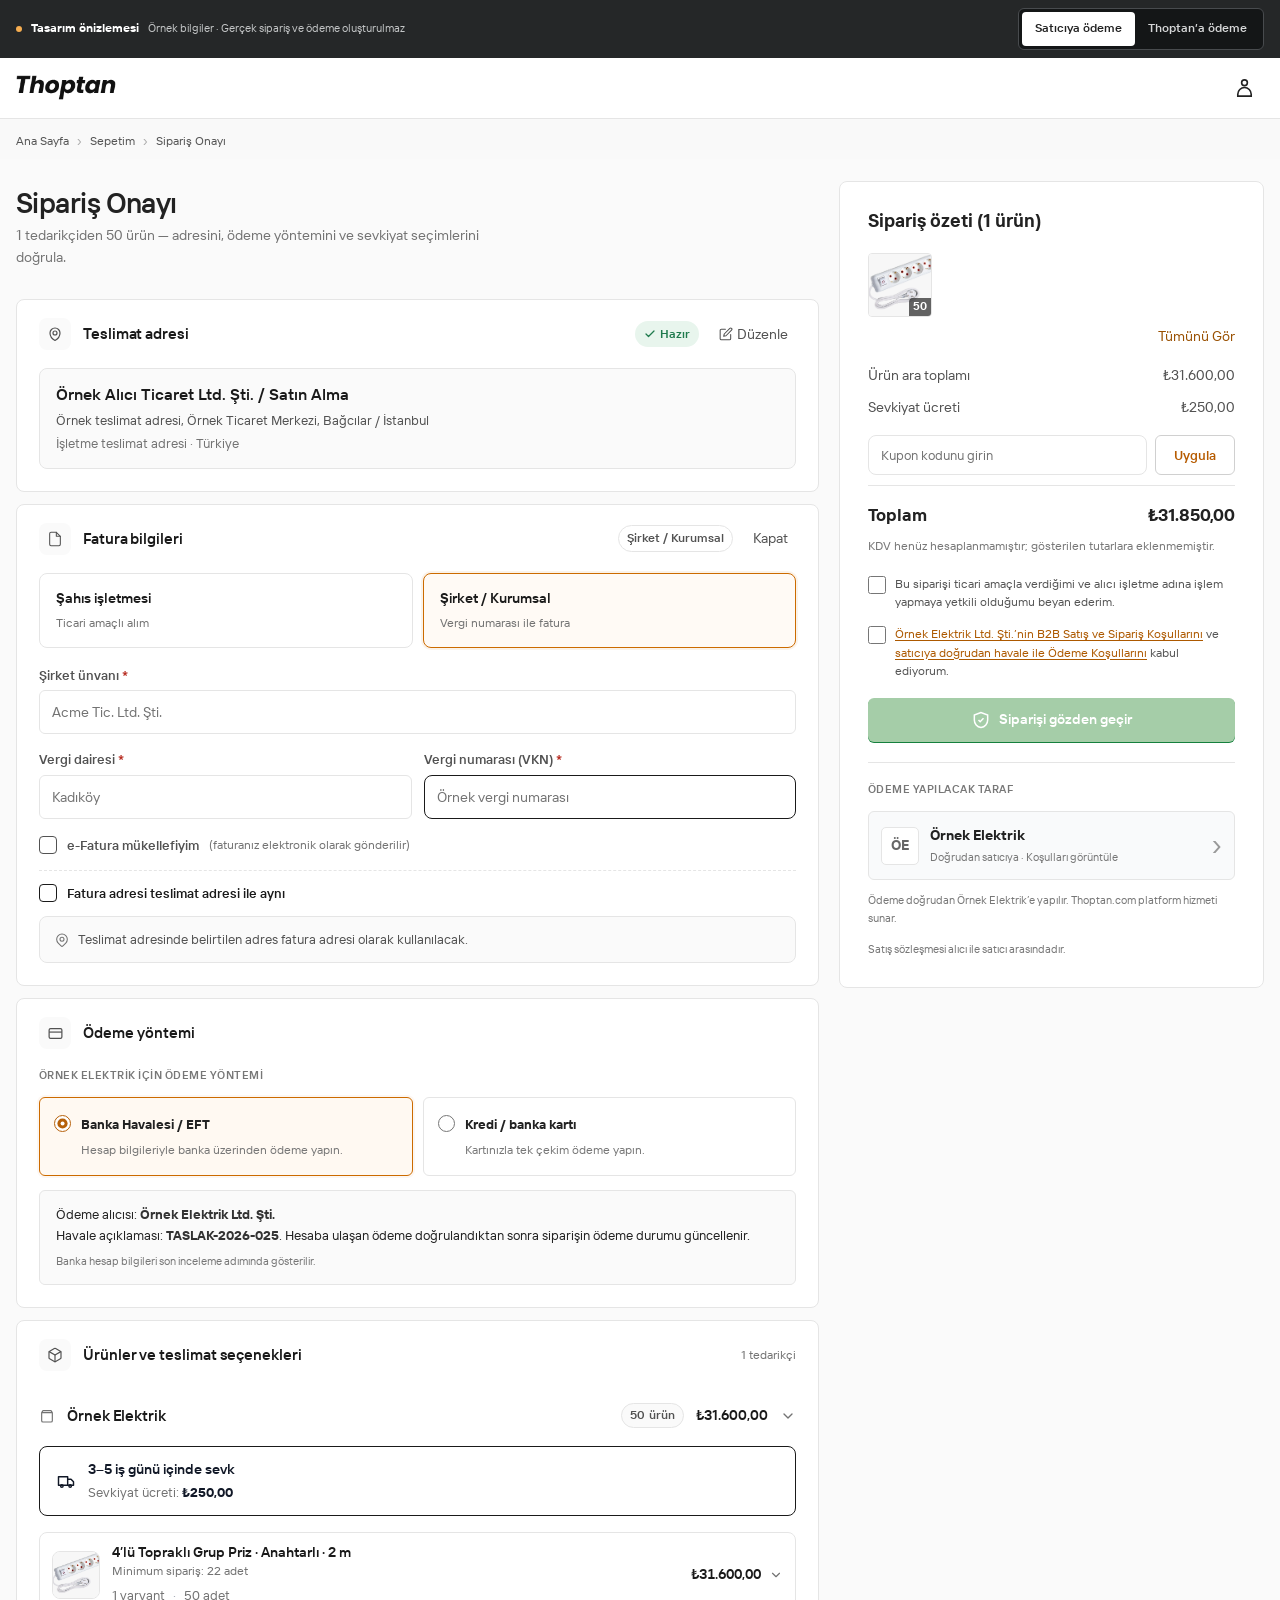
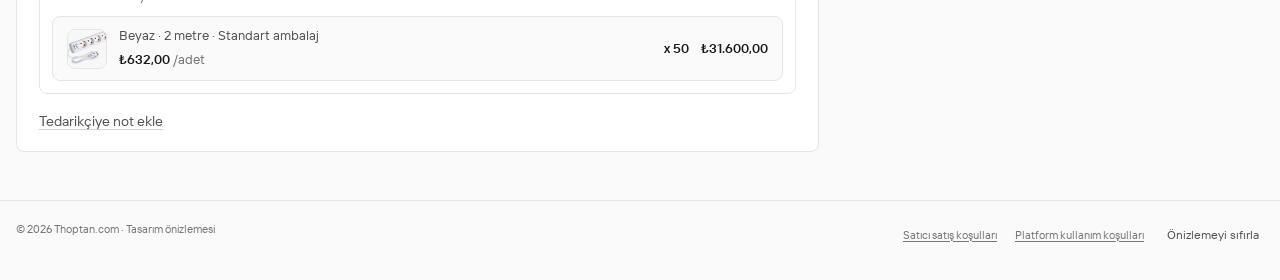
<file: index.html>
<!doctype html><html lang="tr"><head><meta charset="utf-8"><meta name="viewport" content="width=device-width,initial-scale=1"><meta name="robots" content="noindex,nofollow"><link rel="icon" href="assets/favicon.png"><link rel="stylesheet" href="assets/checkout-original.css"><link rel="stylesheet" href="preview.css?v=1.8"><title>Ödeme ve B2B sözleşmeler · Thoptan tasarım önizlemesi</title></head><body><div class="demo-toolbar"><div><span class="preview-dot"></span><strong>Tasarım önizlemesi</strong><span class="toolbar-note">Örnek bilgiler · Gerçek sipariş ve ödeme oluşturulmaz</span></div><div class="demo-scenario" role="group" aria-label="Ödeme alıcısı senaryosu"><button data-scenario="seller" aria-pressed="true">Satıcıya ödeme</button><button data-scenario="thoptan" aria-pressed="false">Thoptan’a ödeme</button></div></div>
    <header class="w-full bg-white border-b border-[#e5e5e5]">
      <div class="max-w-[1680px] mx-auto px-3 sm:px-4 h-[50px] sm:h-[60px] flex items-center justify-between">
        <a href="./" class="flex items-center shrink-0" aria-label="Ana Sayfa">
          <img src="assets/thoptan-logo.png" alt="Thoptan" width="160" height="40" class="h-[18px] min-[400px]:h-[22px] sm:h-[25px] w-auto shrink-0">
        </a>
        
      <button aria-label="Örnek hesap" class="demo-account" data-doc="platform"><svg width="23" height="23" viewBox="0 0 24 24" fill="none" stroke="currentColor" stroke-width="1.7"><circle cx="12" cy="7" r="3"></circle><path d="M5 21v-2a7 7 0 0 1 14 0v2Z"></path></svg></button>
    
      </div>
    </header>
  <main><nav class="demo-breadcrumb" aria-label="Breadcrumb"><a href="./" data-action="cart-preview">Ana Sayfa</a><span>›</span><a href="#checkout-items" data-action="cart-preview">Sepetim</a><span>›</span><span>Sipariş Onayı</span></nav>
    <div class="sc-checkout-page bg-[#fafafa] max-w-[1680px] mx-auto px-3 sm:px-4 py-4 sm:py-5">
      <div class="flex flex-col xl:flex-row gap-4 xl:gap-5 items-start w-full relative">
        <!-- Left Column (Form Area) -->
        <div class="w-full xl:flex-1 xl:min-w-0 flex flex-col gap-3">
          <header class="co-page-head flex items-start justify-between gap-8 mb-[18px] pt-1.5">
      <div class="co-page-head-l flex-1 min-w-0">
        <h1 class="co-page-title text-[22px] sm:text-[28px] font-semibold leading-[1.15] tracking-[-0.02em] text-text-heading m-0">Sipariş Onayı</h1>
        <p class="co-page-sub text-text-tertiary mt-1.5 max-w-[56ch] text-[12.5px] sm:text-[13.5px]">1 tedarikçiden 50 ürün — adresini, ödeme yöntemini ve sevkiyat seçimlerini doğrula.</p>
      </div>
    </header><section class="checkout-section bg-white border border-[#e5e5e5] rounded-md overflow-hidden" id="shipping-address-section">
      <div class="checkout-section__header flex items-center gap-2 sm:gap-3 px-4 sm:px-[22px] py-[12px] sm:py-[18px]">
        <span class="checkout-section__icon hidden sm:inline-flex items-center justify-center w-8 h-8 min-w-[32px] rounded-md bg-[#fafafa] text-text-secondary p-[7px]">
          <svg class="w-4 h-4" fill="none" stroke="currentColor" stroke-width="1.8" viewBox="0 0 24 24">
            <path stroke-linecap="round" stroke-linejoin="round" d="M15 10.5a3 3 0 11-6 0 3 3 0 016 0z"></path>
            <path stroke-linecap="round" stroke-linejoin="round" d="M19.5 10.5c0 7.142-7.5 11.25-7.5 11.25S4.5 17.642 4.5 10.5a7.5 7.5 0 1115 0z"></path>
          </svg>
        </span>
        <h2 class="checkout-section__title flex-1 text-start text-[13px] sm:text-[15px] font-semibold text-[#1a1a1a] tracking-[-0.005em] whitespace-nowrap truncate">Teslimat adresi</h2>
        <!-- Hazır rozeti: adres seçili -->
        <span class="co-pill co-pill-ok inline-flex items-center gap-1 px-1.5 sm:px-2 py-[2px] sm:py-[3px] rounded-full text-[10px] sm:text-[11.5px] font-medium bg-[#e8f5ed] text-[#1f7a4d] border-transparent border whitespace-nowrap shrink-0">
          <svg width="10" height="10" viewBox="0 0 24 24" fill="none" stroke="currentColor" stroke-width="2.5" stroke-linecap="round" stroke-linejoin="round" class="w-2.5 h-2.5 sm:w-3 sm:h-3"><path d="M20 6 9 17l-5-5"></path></svg>
          Hazır
        </span>
        <!-- Zorunlu alan rozeti -->
        
        <!-- Düzenle (adres seçili iken header'da link) -->
        <button type="button" class="co-link-btn th-no-press appearance-none bg-transparent border-0 px-1.5 sm:px-2 py-1 text-text-secondary inline-flex items-center gap-1 text-[12px] sm:text-[13px] font-medium rounded-md cursor-pointer no-underline hover:text-[#0a0a0a] hover:bg-[#fafafa] focus:outline-none shrink-0" data-action="edit-address">
          <svg width="12" height="12" viewBox="0 0 24 24" fill="none" stroke="currentColor" stroke-width="1.8" stroke-linecap="round" stroke-linejoin="round" class="w-3 h-3 sm:w-3.5 sm:h-3.5"><path d="M11 4H4a2 2 0 0 0-2 2v14a2 2 0 0 0 2 2h14a2 2 0 0 0 2-2v-7"></path><path d="M18.5 2.5a2.121 2.121 0 0 1 3 3L12 15l-4 1 1-4 9.5-9.5z"></path></svg>
          Düzenle
        </button>
      </div>

      <div class="checkout-section__content px-4 sm:px-[22px] pb-4 sm:pb-[22px]"><div class="co-addr-block p-3 sm:p-[14px_16px] bg-[#fafafa] rounded-md border border-[#e5e5e5]">
          <div class="co-addr-name font-semibold mb-0.5 sm:mb-1 text-[14px] sm:text-base text-[#1a1a1a]">Örnek Alıcı Ticaret Ltd. Şti. / Satın Alma</div>
          <div class="co-addr-line text-[12px] sm:text-[13px] text-text-secondary leading-[1.5]" id="shipping-address-text">Örnek teslimat adresi, Örnek Ticaret Merkezi, Bağcılar / İstanbul</div>
          <div class="co-addr-line muted text-[12px] sm:text-[13px] text-text-tertiary mt-0.5">İşletme teslimat adresi · Türkiye</div>
        </div></div></section><section id="checkout-billing" class="checkout-section checkout-section--billing bg-white border border-[#e5e5e5] rounded-md overflow-hidden">
      <!-- Card head -->
      <div class="checkout-section__header flex items-center gap-2 sm:gap-3 px-4 sm:px-[22px] py-[12px] sm:py-[18px]">
        <span class="checkout-section__icon hidden sm:inline-flex items-center justify-center w-8 h-8 min-w-[32px] rounded-md bg-[#fafafa] text-text-secondary p-[7px]">
          <svg class="w-4 h-4" fill="none" stroke="currentColor" stroke-width="1.6" viewBox="0 0 24 24">
            <path stroke-linecap="round" stroke-linejoin="round" d="M14 2H6a2 2 0 0 0-2 2v16a2 2 0 0 0 2 2h12a2 2 0 0 0 2-2V8z"></path>
            <path stroke-linecap="round" stroke-linejoin="round" d="M14 2v6h6"></path>
          </svg>
        </span>

        <h2 class="checkout-section__title flex-1 text-[13px] sm:text-[15px] font-semibold text-[#1a1a1a] tracking-[-0.005em] whitespace-nowrap truncate">Fatura bilgileri</h2>

        <!-- Tip rozeti (kapalı durumdayken bile görünür) -->
        <span class="co-pill co-pill-ghost inline-flex items-center gap-1 px-1.5 sm:px-2 py-[2px] sm:py-[3px] rounded-full text-[10px] sm:text-[11.5px] font-medium bg-transparent text-text-secondary border border-[#e5e5e5] whitespace-nowrap shrink-0">Şirket / Kurumsal</span>

        <!-- Eksik rozeti -->
        

        <button type="button" class="co-link-btn th-no-press appearance-none bg-transparent border-0 px-1.5 sm:px-2 py-1 text-text-secondary inline-flex items-center gap-1 text-[12px] sm:text-[13px] font-medium rounded-md cursor-pointer no-underline hover:text-[#0a0a0a] hover:bg-[#fafafa] focus:outline-none shrink-0" data-collapse="billing-content">Kapat</button>
      </div>

      <!-- Kapalı durum: summary -->
      

      <!-- Açık durum: edit -->
      <div class="checkout-section__content px-4 sm:px-[22px] pb-4 sm:pb-[22px] flex flex-col gap-3.5" id="billing-content">

        <!-- Tip toggle: Bireysel / Şirket -->
        <div class="co-billing-toggle grid grid-cols-2 max-[720px]:grid-cols-1 gap-[10px]" role="tablist">
          <button type="button" role="tab" class="co-billing-toggle-card bg-white border border-[#e5e5e5] rounded-md p-[12px_14px] sm:p-[14px_16px] text-start flex flex-col gap-0.5 sm:gap-1 transition-[border-color,background-color,box-shadow] duration-150 motion-reduce:transition-none cursor-pointer hover:border-[#d4d4d4]" data-billtype="sole" aria-selected="false">
            <div class="co-bt-title font-semibold text-[12.5px] sm:text-[13.5px] text-[#1a1a1a]">Şahıs işletmesi</div>
            <div class="co-bt-sub text-[11px] sm:text-[12px] text-text-tertiary">Ticari amaçlı alım</div>
          </button>
          <button type="button" role="tab" class="co-billing-toggle-card bg-white border border-[#e5e5e5] rounded-md p-[12px_14px] sm:p-[14px_16px] text-start flex flex-col gap-0.5 sm:gap-1 transition-[border-color,background-color,box-shadow] duration-150 motion-reduce:transition-none cursor-pointer hover:border-[#d4d4d4] demo-selected" data-billtype="company" aria-selected="true">
            <div class="co-bt-title font-semibold text-[12.5px] sm:text-[13.5px] text-[#1a1a1a]">Şirket / Kurumsal</div>
            <div class="co-bt-sub text-[11px] sm:text-[12px] text-text-tertiary">Vergi numarası ile fatura</div>
          </button>
        </div>

        <!-- Bireysel -->
        

        <!-- Şirket -->
        <div class="flex flex-col gap-3 mt-1">
          
    <div class="flex flex-col gap-1">
      <label for="billing-company-name" class="text-[11.5px] sm:text-[12.5px] font-medium text-text-secondary">
        Şirket ünvanı <span class="text-[#b42318]">*</span>
      </label>
      <input type="text" id="billing-company-name" autocomplete="off" placeholder="Acme Tic. Ltd. Şti." class="w-full h-10 sm:h-[44px] px-3 text-[13px] sm:text-[14px] text-[#1a1a1a] bg-white border rounded-md outline-none transition-colors placeholder:text-text-tertiary focus:border-[var(--btn-bg,#ff8600)] focus:shadow-[0_0_0_3px_rgba(245,184,0,0.12)]" data-demo-field="companyName">
      <span class="text-[11px] sm:text-[12px] text-[#b42318]"></span>
    </div>
  
          <div class="grid grid-cols-1 sm:grid-cols-2 gap-3">
            
    <div class="flex flex-col gap-1">
      <label for="billing-tax-office" class="text-[11.5px] sm:text-[12.5px] font-medium text-text-secondary">
        Vergi dairesi <span class="text-[#b42318]">*</span>
      </label>
      <input type="text" id="billing-tax-office" autocomplete="off" placeholder="Kadıköy" class="w-full h-10 sm:h-[44px] px-3 text-[13px] sm:text-[14px] text-[#1a1a1a] bg-white border rounded-md outline-none transition-colors placeholder:text-text-tertiary focus:border-[var(--btn-bg,#ff8600)] focus:shadow-[0_0_0_3px_rgba(245,184,0,0.12)]" data-demo-field="taxOffice">
      <span class="text-[11px] sm:text-[12px] text-[#b42318]"></span>
    </div>
  
            
    <div class="flex flex-col gap-1">
      <label for="billing-tax-number" class="text-[11.5px] sm:text-[12.5px] font-medium text-text-secondary">
        Vergi numarası (VKN) <span class="text-[#b42318]">*</span>
      </label>
      <input type="tel" id="billing-tax-number" autocomplete="off" placeholder="Örnek vergi numarası" maxlength="10" minlength="10" class="w-full h-10 sm:h-[44px] px-3 text-[13px] sm:text-[14px] text-[#1a1a1a] bg-white border rounded-md outline-none transition-colors placeholder:text-text-tertiary focus:border-[var(--btn-bg,#ff8600)] focus:shadow-[0_0_0_3px_rgba(245,184,0,0.12)]" data-demo-field="taxNumber">
      <span class="text-[11px] sm:text-[12px] text-[#b42318]"></span>
    </div>
  
          </div>
          <label class="flex items-center gap-2 sm:gap-2.5 cursor-pointer text-[12px] sm:text-[13px] text-text-secondary select-none">
            <span class="relative flex items-center justify-center w-4 h-4 sm:w-[18px] sm:h-[18px] rounded-[4px] border transition-colors shrink-0">
              <input type="checkbox" class="absolute inset-0 opacity-0 cursor-pointer" data-demo-field="eInvoice" value="on">
              <svg class="w-2.5 h-2.5 sm:w-3 sm:h-3 text-white" fill="none" stroke="currentColor" stroke-width="3" viewBox="0 0 24 24"><path stroke-linecap="round" stroke-linejoin="round" d="M5 13l4 4L19 7"></path></svg>
            </span>
            <span class="font-medium">e-Fatura mükellefiyim</span>
            <span class="text-[11px] sm:text-[12px] text-text-tertiary">(faturanız elektronik olarak gönderilir)</span>
          </label>
        </div>

        <!-- Adres -->
        <div class="border-t border-dashed border-[#e5e5e5] pt-3 flex flex-col gap-3">

          <label class="flex items-center gap-2 sm:gap-2.5 cursor-pointer text-[12px] sm:text-[13px] text-[#1a1a1a] select-none">
            <span class="relative flex items-center justify-center w-4 h-4 sm:w-[18px] sm:h-[18px] rounded-[4px] border transition-colors shrink-0">
              <input type="checkbox" class="absolute inset-0 opacity-0 cursor-pointer" data-demo-field="sameAsShipping" value="on">
              <svg class="w-2.5 h-2.5 sm:w-3 sm:h-3 text-white" fill="none" stroke="currentColor" stroke-width="3" viewBox="0 0 24 24"><path stroke-linecap="round" stroke-linejoin="round" d="M5 13l4 4L19 7"></path></svg>
            </span>
            <span class="font-medium">Fatura adresi teslimat adresi ile aynı</span>
          </label>

          <!-- sameAsShipping: pill -->
          <div class="co-billing-addr-pill flex items-center gap-2 p-[10px_12px] sm:p-[12px_14px] bg-[#fafafa] border border-[#e5e5e5] rounded-md text-[12px] sm:text-[13px] text-text-secondary">
            <svg class="w-4 h-4 text-text-tertiary shrink-0" fill="none" stroke="currentColor" stroke-width="1.6" viewBox="0 0 24 24">
              <path stroke-linecap="round" stroke-linejoin="round" d="M17.657 16.657L13.414 20.9a2 2 0 01-2.827 0l-4.244-4.243a8 8 0 1111.314 0z"></path>
              <circle cx="12" cy="11" r="3" stroke-linecap="round" stroke-linejoin="round"></circle>
            </svg>
            <span>Teslimat adresinde belirtilen adres fatura adresi olarak kullanılacak.</span>
          </div>

          <!-- !sameAsShipping: form -->
          
        </div>
      </div>
    </section><section class="checkout-section bg-white border border-[#e5e5e5] rounded-md overflow-hidden" id="checkout-payment">
  <div class="checkout-section__header flex items-center gap-2 sm:gap-3 px-4 sm:px-[22px] py-[12px] sm:py-[18px]">
    <span class="checkout-section__icon hidden sm:inline-flex items-center justify-center w-8 h-8 min-w-[32px] rounded-md bg-[#fafafa] text-text-secondary"><svg width="17" height="17" fill="none" viewBox="0 0 24 24" stroke="currentColor" stroke-width="1.7"><rect x="3" y="5" width="18" height="14" rx="2"></rect><path d="M3 10h18"></path></svg></span>
    <h2 class="checkout-section__title flex-1 text-[13px] sm:text-[15px] font-semibold text-[#1a1a1a]">Ödeme yöntemi</h2>
  </div>
  <div class="checkout-section__content px-4 sm:px-[22px] pb-4 sm:pb-[22px]" id="payment-content">
    <p id="method-payee-label" class="demo-eyebrow">ÖRNEK ELEKTRİK İÇİN ÖDEME YÖNTEMİ</p>
    <div class="demo-method-grid" role="radiogroup" aria-label="Ödeme yöntemi">
      <label class="demo-method is-selected"><input type="radio" name="method" value="bank" checked=""><span><strong>Banka Havalesi / EFT</strong><small>Hesap bilgileriyle banka üzerinden ödeme yapın.</small></span></label>
      <label class="demo-method"><input type="radio" name="method" value="card"><span><strong>Kredi / banka kartı</strong><small>Kartınızla tek çekim ödeme yapın.</small></span></label>
    </div>
    <div id="payment-detail" class="demo-payment-detail"></div>
  </div>
</section><section id="checkout-items" class="checkout-section bg-white border border-[#e5e5e5] rounded-md overflow-hidden" data-delivery-orders="[{&quot;orderId&quot;:&quot;demo&quot;,&quot;orderLabel&quot;:&quot;Sipariş 1&quot;,&quot;sellerId&quot;:&quot;ornek&quot;,&quot;sellerName&quot;:&quot;Örnek Elektrik&quot;,&quot;methods&quot;:[{&quot;id&quot;:&quot;standard&quot;,&quot;etaLabel&quot;:&quot;3–5 iş günü içinde sevk&quot;,&quot;shippingFee&quot;:250,&quot;isDefault&quot;:true}],&quot;products&quot;:[{&quot;id&quot;:&quot;priz&quot;,&quot;title&quot;:&quot;4’lü Topraklı Grup Priz · Anahtarlı · 2 m&quot;,&quot;moqLabel&quot;:&quot;Minimum sipariş: 22 adet&quot;,&quot;image&quot;:&quot;assets/urun.jpeg&quot;,&quot;skuLines&quot;:[{&quot;id&quot;:&quot;beyaz&quot;,&quot;image&quot;:&quot;assets/urun.jpeg&quot;,&quot;variantText&quot;:&quot;Beyaz · 2 metre · Standart ambalaj&quot;,&quot;unitPrice&quot;:632,&quot;quantity&quot;:50}]}]}]">
      <div class="checkout-section__header w-full flex items-center gap-2 sm:gap-3 px-4 sm:px-[22px] py-[12px] sm:py-[18px]">
        <span class="checkout-section__icon hidden sm:inline-flex items-center justify-center w-8 h-8 min-w-[32px] rounded-md bg-[#fafafa] text-text-secondary p-[7px]">
          <svg class="w-4 h-4" fill="none" stroke="currentColor" stroke-width="1.8" viewBox="0 0 24 24">
            <path d="M21 16V8a2 2 0 0 0-1-1.73l-7-4a2 2 0 0 0-2 0l-7 4A2 2 0 0 0 3 8v8a2 2 0 0 0 1 1.73l7 4a2 2 0 0 0 2 0l7-4A2 2 0 0 0 21 16z" stroke-linecap="round" stroke-linejoin="round"></path>
            <path d="M3.27 6.96 12 12.01l8.73-5.05" stroke-linecap="round" stroke-linejoin="round"></path>
            <path d="M12 22.08V12" stroke-linecap="round" stroke-linejoin="round"></path>
          </svg>
        </span>
        <h2 class="checkout-section__title flex-1 text-start text-[13px] sm:text-[15px] font-semibold text-[#1a1a1a] tracking-[-0.005em] whitespace-nowrap truncate">Ürünler ve teslimat seçenekleri</h2>
        <span class="text-[11px] sm:text-[12px] text-text-tertiary whitespace-nowrap shrink-0">1 tedarikçi</span>
      </div>
      <div class="checkout-section__content p-0">
        
    <div class="p-0 border-t border-[#e5e5e5] first:border-t-0 mt-0">
      <button type="button" class="th-no-press w-full flex items-center gap-2 sm:gap-3 m-0 px-4 sm:px-[22px] py-[10px] sm:py-[14px] rounded-none cursor-pointer hover:bg-[#fafafa] transition-colors select-none text-start" aria-controls="checkout-supplier-panel-0-64-65-6d-6f" data-checkout-supplier-trigger="0" aria-expanded="true">
        <svg class="w-4 h-4 text-text-tertiary shrink-0 hidden sm:block" fill="none" stroke="currentColor" stroke-width="1.75" viewBox="0 0 24 24">
          <path d="M4 7h16M4 7l2-3h12l2 3M4 7v12a2 2 0 002 2h12a2 2 0 002-2V7" stroke-linecap="round" stroke-linejoin="round"></path>
        </svg>
        <h3 class="text-[13px] sm:text-[14.5px] font-semibold text-[#1a1a1a] tracking-[-0.005em] flex-1 truncate">Örnek Elektrik</h3>
        <span class="co-supplier-count hidden sm:inline text-[11.5px] font-medium text-text-secondary bg-[#fafafa] border border-[#e5e5e5] rounded-full px-2 py-[2px] whitespace-nowrap tracking-[0.01em]">50 ürün</span>
        <span class="text-[12px] sm:text-[14px] font-semibold text-[#1a1a1a] whitespace-nowrap">₺31.600,00</span>
        <svg class="w-3.5 h-3.5 sm:w-4 sm:h-4 text-text-tertiary transition-transform duration-200 motion-reduce:transition-none shrink-0" fill="none" stroke="currentColor" stroke-width="2" viewBox="0 0 24 24">
          <path d="M6 9l6 6 6-6" stroke-linecap="round" stroke-linejoin="round"></path>
        </svg>
      </button>

      <!--
        In a multi-supplier checkout, closed supplier bodies are not mounted at
        all. This removes product-card DOM from the initial render. x-if is
        deliberate here: x-collapse needs an element to remain mounted, which
        would defeat the DOM saving. Nested product/SKU UI state is recreated
        when this panel is reopened; checkout-level shipping and note state stay
        on checkoutItemsDelivery and are therefore preserved.
      -->
      
        <div id="checkout-supplier-panel-0-64-65-6d-6f" data-checkout-supplier-body="0" class="pt-1 px-4 sm:px-[22px] pb-4 sm:pb-[18px]">
          
    <div class="flex items-center justify-between gap-2 sm:gap-3 rounded-md border-[1.5px] border-[#1a1a1a] bg-white px-3 sm:px-4 py-2.5 sm:py-3">
      <div class="flex items-center gap-2 sm:gap-3 min-w-0 flex-1">
        <svg class="w-4 h-4 sm:w-5 sm:h-5 text-[#111827] shrink-0" fill="none" stroke="currentColor" stroke-width="1.75" viewBox="0 0 24 24">
          <path d="M3 7h11v10H3zM14 10h4l3 3v4h-7z" stroke-linecap="round" stroke-linejoin="round"></path>
          <circle cx="7" cy="18" r="1.5"></circle>
          <circle cx="17" cy="18" r="1.5"></circle>
        </svg>
        <div class="min-w-0">
          <p class="text-[12.5px] sm:text-[13.5px] font-semibold text-[#111827] truncate">3–5 iş günü içinde sevk</p>
          <p class="text-[11.5px] sm:text-[12.5px] text-text-tertiary mt-0.5">
            Sevkiyat ücreti:
            <strong class="text-[#111827]">₺250,00</strong>
          </p>
        </div>
      </div>
      
    </div>
  

          <div class="mt-4">
            
    <div class="co-product-card border border-[#e5e5e5] rounded-md bg-white overflow-hidden mt-[10px]">
      <button type="button" class="co-product-head th-no-press w-full flex items-center gap-2 sm:gap-3 px-3 py-[10px] text-start cursor-pointer transition-colors hover:bg-[#fafafa]" data-collapse="product-lines" aria-expanded="true">
        <img src="assets/urun.jpeg" alt="" width="48" height="48" decoding="async" class="w-10 h-10 sm:w-12 sm:h-12 rounded-md object-cover border border-[#e5e5e5] shrink-0">
        <div class="flex-1 min-w-0">
          <h4 class="text-[12.5px] sm:text-[13.5px] leading-[1.35] font-semibold text-[#1a1a1a] truncate">4’lü Topraklı Grup Priz · Anahtarlı · 2 m</h4>
          <p class="text-[11px] sm:text-[11.5px] text-text-tertiary mt-0.5 leading-[1.4]">Minimum sipariş: 22 adet</p>
          <p class="hidden sm:flex mt-1.5 flex-wrap items-center gap-x-2 gap-y-0.5 text-[12.5px] text-text-tertiary">
            <span>1 varyant</span><span class="text-[#9ca3af]">·</span><span>50 adet</span>
          </p>
        </div>
        <div class="co-product-end flex items-center gap-1.5 sm:gap-2 shrink-0">
          <span class="co-product-total hidden sm:inline whitespace-nowrap text-[12.5px] sm:text-[13.5px] font-semibold text-[#1a1a1a] tabular-nums">₺31.600,00</span>
          <svg class="co-product-chev w-3.5 h-3.5 text-text-tertiary transition-transform duration-200" fill="none" stroke="currentColor" stroke-width="2" viewBox="0 0 24 24">
            <path d="M6 9l6 6 6-6" stroke-linecap="round" stroke-linejoin="round"></path>
          </svg>
        </div>
      </button>
      <div id="product-lines">
        <div class="px-3 pb-3 space-y-2">
          
    <!-- Mobile: 2-col grid, image top-aligned. Desktop: 4-col with qty+total columns -->
    <div class="grid grid-cols-[36px_1fr] sm:grid-cols-[40px_1fr_auto_auto] gap-x-2.5 gap-y-0 sm:gap-3 items-start sm:items-center rounded-md bg-[#fafafa] border border-[#e5e5e5] px-2.5 sm:px-[14px] py-2.5 sm:py-[10px]">
      <img src="assets/urun.jpeg" alt="" width="40" height="40" decoding="async" class="w-9 h-9 sm:w-10 sm:h-10 rounded-md object-cover border border-[#e5e5e5] mt-0.5 sm:mt-0">
      <div class="min-w-0">
        
        <p class="text-[12px] sm:text-[13px] text-text-secondary leading-[1.4]">Beyaz · 2 metre · Standart ambalaj</p>
        <p class="text-[12px] sm:text-[13px] font-semibold text-[#1a1a1a] mt-1">₺632,00 <span class="font-normal text-text-tertiary">/adet</span></p>
        <div class="flex items-center gap-2 sm:hidden mt-1 pt-1 border-t border-dashed border-[#e5e5e5]">
          <span class="text-[11px] text-text-tertiary">x 50</span>
          <span class="text-[12px] font-semibold text-[#1a1a1a]">₺31.600,00</span>
        </div>
      </div>
      <span class="hidden sm:inline text-[13px] font-semibold text-[#1a1a1a]">x 50</span>
      <span class="hidden sm:inline text-[13px] font-semibold text-[#1a1a1a]">₺31.600,00</span>
    </div>
  
          
        </div>
        
      </div>
    </div>
  
            
    <div class="mt-3 sm:mt-4">
      
        <button type="button" class="th-no-press inline-block text-[12px] sm:text-[13px] font-semibold underline text-text-secondary decoration-[#d4d4d4] underline-offset-[3px] hover:opacity-70" data-action="seller-note">
          Tedarikçiye not ekle
        </button>
      
      
    </div>
  
          </div>
        </div>
      
    </div>
  
      </div>
      
    
  
      
    
  
    </section>
        </div>

        <!-- Right Column (Sticky Summary) -->
        <!-- Sepet sayfasındaki özet kutusuyla (CartSummary, xl:w-[425px]) aynı genişlik: ürün şeridi iki sayfada aynı noktada taşar -->
        <div class="w-full xl:w-[425px] flex-shrink-0 xl:sticky xl:top-[20px] self-start z-10">
          
    <div class="checkout-sidebar w-full p-4 sm:p-5 xl:p-[28px] bg-[#FFFFFF] border border-[#e5e5e5] rounded-md xl:max-h-[calc(100vh-48px)] overflow-y-auto [&amp;::-webkit-scrollbar]:w-[6px] [&amp;::-webkit-scrollbar-track]:bg-transparent [&amp;::-webkit-scrollbar-thumb]:bg-black/20 hover:[&amp;::-webkit-scrollbar-thumb]:bg-black/30 [&amp;::-webkit-scrollbar-thumb]:rounded-full">
      <!-- Title -->
      <div class="text-[16px] sm:text-[18px] font-bold leading-tight text-text-primary mb-5 font-inter">
        <span>Sipariş özeti</span> (1 <span>ürün</span>)
      </div>

      <!-- Thumbnail Grid -->
      
    <div class="checkout-items-wrapper group relative mb-4"><button type="button" class="checkout-items-arrow absolute top-1/2 -translate-y-1/2 w-7 h-7 rounded-full border border-[#e5e5e5] bg-white flex items-center justify-center cursor-pointer z-[2] opacity-0 group-hover:opacity-100 transition-opacity duration-200 shadow-sm hover:bg-[#f5f5f5] -start-1.5" data-dir="left" aria-label="Sola kaydır">
    <svg class="w-3.5 h-3.5 stroke-[#222] fill-none" viewBox="0 0 24 24" stroke-width="2" stroke-linecap="round" stroke-linejoin="round"><polyline points="15 18 9 12 15 6"></polyline></svg>
  </button><div class="checkout-items-images flex gap-2 overflow-x-auto scroll-smooth scrollbar-hide">
      <div class="checkout-item-card relative w-14 h-14 min-w-[56px] max-[380px]:w-12 max-[380px]:h-12 max-[380px]:min-w-[48px] sm:w-16 sm:h-16 sm:min-w-[64px] rounded overflow-hidden border border-[#e5e5e5] flex-shrink-0">
        <div class="block w-full h-full">
          <img class="w-full h-full object-cover" src="assets/urun.jpeg" alt="" width="64" height="64" decoding="async">
        </div>
        <span data-qty-badge="" class="absolute bottom-0 end-0 bg-black/60 text-white rounded-ss text-[11px] font-bold leading-4 px-1 py-px">50</span>
      </div></div><button type="button" class="checkout-items-arrow absolute top-1/2 -translate-y-1/2 w-7 h-7 rounded-full border border-[#e5e5e5] bg-white flex items-center justify-center cursor-pointer z-[2] opacity-0 group-hover:opacity-100 transition-opacity duration-200 shadow-sm hover:bg-[#f5f5f5] -end-1.5" data-dir="right" aria-label="Sağa kaydır">
    <svg class="w-3.5 h-3.5 stroke-[#222] fill-none" viewBox="0 0 24 24" stroke-width="2" stroke-linecap="round" stroke-linejoin="round"><polyline points="9 6 15 12 9 18"></polyline></svg>
  </button></div>
    <div class="flex justify-end -mt-1.5 sm:-mt-2 mb-2 sm:mb-3">
      <button type="button" data-scroll-to="#checkout-items" class="text-[12px] sm:text-[13px] font-medium text-primary-700 hover:text-primary-800 hover:underline transition-colors cursor-pointer bg-transparent border-0 p-0">Tümünü Gör</button>
    </div>

      <!-- Price Breakdown -->
      <div class="flex flex-col summary-amounts-layout-row">
        <div class="flex justify-between items-center py-[6px] text-[13px] sm:text-[14px] leading-5 text-text-secondary">
          <span>Ürün ara toplamı</span>
          <span>₺31.600,00</span>
        </div>
        <div class="flex justify-between items-center py-[6px] text-[13px] sm:text-[14px] leading-5 text-text-secondary">
          <span>Sevkiyat ücreti</span>
          <span>₺250,00</span>
        </div>
      </div>

      <!-- Coupon Code Section -->
      <div class="mt-3 mb-1"><div class="demo-coupon"><input class="th-input th-input-md" placeholder="Kupon kodunu girin" id="coupon-code" aria-label="Kupon kodu"><button class="th-btn-outline" id="coupon-apply">Uygula</button></div><p class="demo-field-error" id="coupon-error" role="status" hidden="">Bu örnek sipariş için kullanılabilir kupon bulunmuyor.</p></div>

      <!-- Coupon discount row -->
      

      <!-- Total -->
      <div class="flex justify-between items-center mt-[10px] pt-[16px] border-t border-[#e5e5e5] summary-amounts-total-block text-[15px] sm:text-[17px] font-bold text-text-primary">
        <span>Toplam</span>
        <span>₺31.850,00</span>
      </div><p class="summary-tax-note">KDV henüz hesaplanmamıştır; gösterilen tutarlara eklenmemiştir.</p>

      <!-- Yasal onay: MSY md. 5 gereği açık, serbest, pre-checked olmayan onay. -->
      <div class="demo-consents" id="consent-section"><label class="demo-check"><input id="business-consent" type="checkbox" value="on"><span>Bu siparişi ticari amaçla verdiğimi ve alıcı işletme adına işlem yapmaya yetkili olduğumu beyan ederim.</span></label><div class="demo-check"><input id="terms-consent" type="checkbox" aria-labelledby="terms-label" value="on"><div id="terms-label"><a href="belgeler/satici-satis-kosullari.html" data-doc="sale">Örnek Elektrik Ltd. Şti.’nin B2B Satış ve Sipariş Koşullarını</a> ve <a id="payment-terms-link" href="belgeler/satici-havale-odeme.html" data-doc="payment">satıcıya havale ile Ödeme Koşullarını</a> kabul ediyorum.</div></div><p id="consent-update" class="consent-update" role="status" hidden="">Ödeme seçiminiz değişti. Güncel ödeme koşullarını yeniden kabul ediniz.</p><button type="button" id="summary-place-order-btn" class="th-btn-success demo-primary" disabled=""><svg width="20" height="20" fill="none" viewBox="0 0 24 24" stroke="currentColor" stroke-width="1.8"><path d="M12 3 4 6v6c0 4.5 3.2 8.5 8 9 4.8-.5 8-4.5 8-9V6l-8-3Z"></path><path d="m9 12 2 2 4-4"></path></svg><span>Siparişi gözden geçir</span></button></div>

      <!-- Ödeme yapılacak satıcı -->
      
    <div class="demo-payee"><p class="demo-eyebrow">ÖDEME YAPILACAK TARAF</p><a class="demo-payee-card" href="belgeler/satici-havale-odeme.html" data-doc="payee" id="payee-card"><span class="payee-symbol">ÖE</span><span><strong id="payee-name">Örnek Elektrik</strong><small id="payee-kind">Satıcıya doğrudan ödeme</small></span><span class="payee-arrow">›</span></a><p id="payee-explanation" class="demo-role"></p><p class="demo-role">Satış sözleşmesi alıcı ile satıcı arasındadır.</p></div>
    </div>
  
        </div>
      </div>
    </div>
  </main><footer class="demo-footer"><span>© 2026 Thoptan.com · Tasarım önizlemesi</span><nav><a href="belgeler/satici-satis-kosullari.html" data-doc="sale">Satıcı satış koşulları</a><a href="belgeler/thoptan-platform-kosullari.html" data-doc="platform">Platform kullanım koşulları</a><button class="demo-link-button" data-action="reset">Önizlemeyi sıfırla</button></nav></footer><dialog id="document-dialog" class="document-dialog" aria-labelledby="document-title"><div class="document-top"><div><span class="document-kicker" id="document-kicker">SÖZLEŞME ÖNİZLEMESİ</span><h2 id="document-title"></h2></div><button class="dialog-close" aria-label="Belgeyi kapat" data-close>×</button></div><div class="document-tools"><span id="document-meta">Sipariş TASLAK-2026-025 · Sürüm 1.2</span></div><div id="document-body" class="document-body"></div><div class="document-bottom"><span>Belgeyi açmak onay vermek anlamına gelmez.</span><button class="th-btn-outline" data-close>Ödemeye dön</button></div></dialog><dialog id="flow-dialog" class="flow-dialog" aria-labelledby="flow-title"><div class="document-top"><h2 id="flow-title"></h2><button class="dialog-close" aria-label="Pencereyi kapat" data-close>×</button></div><div class="flow-body" id="flow-body"></div></dialog><div class="demo-toast" id="toast" role="status" hidden></div><script id="demo-data" type="application/json">{"fixture":{"taxNote":"KDV henüz hesaplanmamıştır; gösterilen tutarlara eklenmemiştir.","seller":"Örnek Elektrik Ltd. Şti.","sellerShort":"Örnek Elektrik","buyer":"Örnek Alıcı Ticaret Ltd. Şti.","order":"TASLAK-2026-025","unit":632,"quantity":50,"shipping":250,"total":31850,"subtotal":31600,"image":"assets/urun.jpeg"},"documents":{"sale":{"title":"B2B Satış ve Sipariş Koşulları","file":"satici-satis-kosullari.html","body":"\u003cdiv class=\"document-notice\">\u003cstrong>Örnek belge\u003c/strong> Firma, hesap ve sipariş bilgileri tasarım amacıyla hazırlanmıştır. Bu metin yayıma hazır bir sözleşme değildir.\u003c/div>\u003cdiv class=\"document-facts\">\u003cdiv>\u003cspan>Satıcı\u003c/span>\u003cstrong>Örnek Elektrik Ltd. Şti.\u003c/strong>\u003c/div>\u003cdiv>\u003cspan>Alıcı\u003c/span>\u003cstrong>Örnek Alıcı Ticaret Ltd. Şti.\u003c/strong>\u003c/div>\u003cdiv>\u003cspan>Sipariş\u003c/span>\u003cstrong>TASLAK-2026-025\u003c/strong>\u003c/div>\u003cdiv>\u003cspan>Örnek toplam\u003c/span>\u003cstrong>₺31.850,00\u003c/strong>\u003c/div>\u003c/div>\u003cp>KDV henüz hesaplanmamıştır; gösterilen tutarlara eklenmemiştir.\u003c/p>\n \u003ch3>1. Taraflar ve ticari amaç\u003c/h3>\u003cp>Bu satışın tarafları, siparişte belirtilen \u003cstrong>Örnek Elektrik Ltd. Şti.\u003c/strong> (satıcı) ile \u003cstrong>Örnek Alıcı Ticaret Ltd. Şti.\u003c/strong> (alıcı) işletmeleridir. Alıcı, siparişi ticari veya mesleki amaçla verdiğini ve işletme adına işlem yapmaya yetkili olduğunu beyan eder.\u003c/p>\n \u003ch3>2. Siparişe özel koşullar\u003c/h3>\u003cdiv class=\"document-table-wrap\">\u003ctable>\u003cthead>\u003ctr>\u003cth>Ürün / özellik\u003c/th>\u003cth>Miktar\u003c/th>\u003cth>Birim fiyat\u003c/th>\u003cth>Bedel\u003c/th>\u003c/tr>\u003c/thead>\u003ctbody>\u003ctr>\u003ctd>4’lü topraklı grup priz\u003cbr>\u003csmall>Anahtarlı · Beyaz · 2 metre\u003c/small>\u003c/td>\u003ctd>50 adet\u003c/td>\u003ctd>₺632,00\u003c/td>\u003ctd>₺31.600,00\u003c/td>\u003c/tr>\u003ctr>\u003ctd colspan=\"3\">Sevkiyat bedeli\u003c/td>\u003ctd>₺250,00\u003c/td>\u003c/tr>\u003ctr>\u003cth colspan=\"3\">Toplam · örnek bedel\u003c/th>\u003cth>₺31.850,00\u003c/th>\u003c/tr>\u003c/tbody>\u003c/table>\u003c/div>\u003cp>KDV henüz hesaplanmamıştır; gösterilen tutarlara eklenmemiştir.\u003c/p>\n \u003cul>\u003cli>\u003cstrong>Sevkiyat:\u003c/strong> Ödeme teyidinden itibaren 3–5 iş günü içinde sevk. Bu süre kargonun varış tarihi değildir.\u003c/li>\u003cli>\u003cstrong>Teslim yeri:\u003c/strong> Siparişte seçilen işletme teslimat adresi, İstanbul / Türkiye.\u003c/li>\u003cli>\u003cstrong>Ambalaj:\u003c/strong> Standart ürün ambalajı; özel logo veya üretim talebi yoktur.\u003c/li>\u003cli>\u003cstrong>Ödeme:\u003c/strong> Peşin. Alıcının seçtiği yöntem ve tahsilat alıcısı, ayrı Ödeme Koşullarında gösterilir.\u003c/li>\u003cli>\u003cstrong>Özel koşul:\u003c/strong> Kısmi sevkiyat yapılması için alıcının ayrıca kabulü alınır.\u003c/li>\u003c/ul>\n \u003ch3>3. Satıcının genel satış koşulları\u003c/h3>\u003cp>Satıcı, ürünleri siparişte kabul edilen tanım, miktar ve özelliklere uygun olarak tedarik eder. Ürün, fiyat, miktar veya teslimat koşullarında değişiklik gerekiyorsa alıcıya yeni teklif sunulur; alıcının kabulü olmadan farklı koşullarla devam edilmez.\u003c/p>\n \u003ch3>4. Siparişin kesinleşmesi\u003c/h3>\u003cp>Bu tasarım örneğinde satıcının önceden sunduğu ürün, fiyat ve koşullar alıcıya teklif olarak gösterilir. Alıcının son inceleme ekranında \u003cstrong>“Siparişi onayla”\u003c/strong> eylemiyle aynı koşulları kabul etmesiyle satış sözleşmesinin kurulduğu model örneklenmiştir. Canlı uygulamadaki stok, satıcı kabulü ve ödeme sırası bu maddeyle uyumlu hale getirilmelidir.\u003c/p>\n \u003ch3>5. Teslimat, muayene ve uygunsuzluk\u003c/h3>\u003cp>Alıcı teslim aldığı ürünleri miktar, model ve görünür hasar bakımından kontrol eder. Eksik, yanlış veya hasarlı ürünü sipariş üzerinden satıcıya bildirir; varsa fotoğraf ve teslimat kaydını ekler. Gizli ayıp sonradan fark edildiğinde ayrıca bildirilir. Çözüm, sorunun niteliğine ve uygulanabilir hukuka göre tamamlama, onarım, değişim, bedel indirimi veya iade olabilir.\u003c/p>\n \u003ch3>6. Ticari iptal ve iade\u003c/h3>\u003cp>Bu örnek ticari politikada, sevkiyat başlamadan önce alıcının iptal talebi kabul edilir. Sevkiyat sonrasında yalnız fikir değişikliği nedeniyle iade, satıcının ayrıca kabulüne bağlıdır. Bu hüküm eksik teslim, ayıplı veya sözleşmeye aykırı ürüne ilişkin talepleri ortadan kaldırmaz. Gerçek satıcının seçtiği politika ve masrafları alıcı onayından önce bu bölümde somut olarak gösterilir.\u003c/p>\n \u003ch3>7. Belgelerin önceliği\u003c/h3>\u003cp>Tarafların karşılıklı kabul ettiği siparişe özel koşullar, değiştirdikleri genel satış hükümlerine göre önceliklidir. Satıcı genel koşullarını sonradan güncellediğinde tamamlanmış siparişin kabul edilen sürümü değişmez. Satıcı koşulları Thoptan adına ek garanti veya ödeme taahhüdü oluşturamaz.\u003c/p>\n \u003ch3>8. Thoptan’ın rolü\u003c/h3>\u003cp>Thoptan.com bu ürün satışının tarafı değildir; platform hizmeti sunar. Thoptan üzerinden tahsilat seçildiğinde ayrıca ilgili Ödeme Koşulları uygulanır. Thoptan’ın kendi hizmetlerinden doğan yükümlülükleri saklıdır.\u003c/p>\n \u003ch3>9. Hukuk ve uyuşmazlık düzeni\u003c/h3>\u003cp>\u003cstrong>Taslakta tamamlanacak:\u003c/strong> Bu alıcı–satıcı satışına uygulanacak hukuk ve yetkili mahkeme veya tahkim düzeni. Platform işletmecisinin İngiltere’de bulunması, bu satış için tek başına hukuk seçimi oluşturmaz.\u003c/p>\u003cp>Bu koşullar, uygulanabilir mevzuat uyarınca sınırlandırılamayan hakları veya ilgili hizmet sağlayıcısının kendi hizmetlerinden doğan yükümlülüklerini ortadan kaldırmaz.\u003c/p>"},"seller_bank":{"title":"Satıcıya doğrudan havale ile ödeme koşulları","file":"satici-havale-odeme.html","owner":"seller","method":"bank","checkout":{"title":"Ödemeniz doğrudan satıcıya yapılacak","methodLabel":"Havale / EFT","payment":"₺31.850,00 tutarındaki havale ödemenizi doğrudan Örnek Elektrik Ltd. Şti.’nin banka hesabına yapacaksınız.","role":"Ürün, fatura ve teslimata ilişkin taleplerinizin muhatabı Örnek Elektrik Ltd. Şti.’dir. Satış sözleşmesi alıcı ile satıcı arasında kurulur. Thoptan.com platform hizmeti sunar ve kendi hizmetlerinden doğan yükümlülükleri saklıdır.","consentLabel":"satıcıya doğrudan havale ile Ödeme Koşullarını"},"body":"\u003cdiv class=\"document-notice\">\u003cstrong>Örnek belge\u003c/strong> Firma, hesap ve sipariş bilgileri tasarım amacıyla hazırlanmıştır. Bu metin yayıma hazır bir sözleşme değildir.\u003c/div>\u003cdiv class=\"document-facts\">\u003cdiv>\u003cspan>Satıcı\u003c/span>\u003cstrong>Örnek Elektrik Ltd. Şti.\u003c/strong>\u003c/div>\u003cdiv>\u003cspan>Alıcı\u003c/span>\u003cstrong>Örnek Alıcı Ticaret Ltd. Şti.\u003c/strong>\u003c/div>\u003cdiv>\u003cspan>Sipariş\u003c/span>\u003cstrong>TASLAK-2026-025\u003c/strong>\u003c/div>\u003cdiv>\u003cspan>Örnek toplam\u003c/span>\u003cstrong>₺31.850,00\u003c/strong>\u003c/div>\u003c/div>\u003cp>KDV henüz hesaplanmamıştır; gösterilen tutarlara eklenmemiştir.\u003c/p>\u003cdiv class=\"document-highlight\">\u003cspan>Bu siparişte ödeme\u003c/span>\u003cstrong>Banka havalesi / EFT\u003c/strong>\u003cp>Tahsilatı alan: \u003cb>Örnek Elektrik Ltd. Şti.\u003c/b>\u003c/p>\u003c/div>\n \u003ch3>Bu ödemenin özeti\u003c/h3>\u003cp>\u003cstrong>Ödemeniz doğrudan satıcıya yapılacak\u003c/strong>\u003c/p>\u003cp>₺31.850,00 tutarındaki havale ödemenizi doğrudan Örnek Elektrik Ltd. Şti.’nin banka hesabına yapacaksınız.\u003c/p>\u003cp>Ürün, fatura ve teslimata ilişkin taleplerinizin muhatabı Örnek Elektrik Ltd. Şti.’dir. Satış sözleşmesi alıcı ile satıcı arasında kurulur. Thoptan.com platform hizmeti sunar ve kendi hizmetlerinden doğan yükümlülükleri saklıdır.\u003c/p>\n \u003ch3>1. Satış ve tahsilatın tarafları\u003c/h3>\u003cp>Ürünün satıcısı \u003cstrong>Örnek Elektrik Ltd. Şti.\u003c/strong> olarak kalır. Ödeme doğrudan satıcı adına alınır. Thoptan.com siparişin oluşturulması ve görüntülenmesi için platform hizmeti sunar.\u003c/p>\n \u003ch3>2. Tutar ve ödeme yöntemi\u003c/h3>\u003cp>Gösterilen ürün ve sevkiyat toplamı \u003cstrong>₺31.850,00\u003c/strong> tutarındadır. KDV henüz hesaplanmamıştır; gösterilen tutarlara eklenmemiştir. Platform tarafından bu örnek işlem için ek ödeme işlem ücreti alınmaz. Alıcının bankası veya kart kuruluşunun ayrıca uyguladığı kur/transfer ücretleri kendi tarifesine tabidir.\u003c/p>\n \u003ch3>3. Havale talimatı\u003c/h3>\u003cp>Alıcı, sipariş için gösterilen ve \u003cstrong>Örnek Elektrik Ltd. Şti.\u003c/strong> adına kayıtlı banka hesabına ödeme yapar. Açıklamaya \u003cstrong>TASLAK-2026-025\u003c/strong> sipariş numarası yazılır. Ödemenin belirtilen hesaba ulaştığı ve siparişle eşleştiği doğrulandığında ödeme durumu güncellenir. Dekont yüklenmesi tek başına tahsilatın gerçekleştiği anlamına gelmez.\u003c/p>\u003cp>Bu önizlemede gerçek IBAN veya banka hesabı bulunmaz. Canlı siparişte hesap sahibi, banka, IBAN/hesap numarası ve gerektiğinde SWIFT bilgileri açıkça gösterilir.\u003c/p>\n \u003ch3>4. Ödemenin siparişe işlenmesi\u003c/h3>\u003cp>Doğrulanan ödeme ilgili siparişe işlenir. Eksik veya eşleştirilemeyen ödemelerde alıcıya bilgi verilir.\u003c/p>\n \u003ch3>5. İptal, iade ve itirazlar\u003c/h3>\u003cp>Ürüne ilişkin talepler siparişe eklenen B2B Satış ve Sipariş Koşullarına göre değerlendirilir. İade hakkı veya kararı doğduğunda iade alıcısı ve hesap bilgileri doğrulanarak banka transferi yapılır. İadeyi gerçekleştirecek taraf, ödeme kaydı ve ilgili iade kararıyla birlikte açıkça belirtilir.\u003c/p>\n \u003ch3>6. Thoptan’ın hizmet kapsamı\u003c/h3>\u003cp>Thoptan’ın rolü platform hizmeti sunmaktır. Ürünün satışı ve teslim yükümlülüğü satıcıya aittir. Ödeme işleminin gerçekleştirilmesi, tek başına Thoptan tarafından ayrıca bir teslimat veya koşulsuz para iadesi taahhüdü verildiği anlamına gelmez.\u003c/p>\u003cp>Bu koşullar, uygulanabilir mevzuat uyarınca sınırlandırılamayan hakları veya ilgili hizmet sağlayıcısının kendi hizmetlerinden doğan yükümlülüklerini ortadan kaldırmaz.\u003c/p>\n \u003ch3>7. Kayıt ve erişim\u003c/h3>\u003cp>Alıcının kabul ettiği ödeme yöntemi, ödeme alıcısı, tutar ve bu belgenin sürümü siparişe bağlı olarak kaydedilir. Değişiklik olursa yeni koşullar kabulden önce gösterilir. Bu örnekte hiçbir veri bir ödeme kuruluşuna gönderilmez.\u003c/p>"},"seller_card":{"title":"Satıcıya doğrudan kartla ödeme koşulları","file":"satici-kart-odeme.html","owner":"seller","method":"card","checkout":{"title":"Ödemeniz doğrudan satıcıya yapılacak","methodLabel":"Kredi / banka kartı","payment":"₺31.850,00 tutarındaki kart ödemeniz, Örnek Ödeme Kuruluşu aracılığıyla doğrudan Örnek Elektrik Ltd. Şti. adına alınacaktır.","role":"Ürün, fatura ve teslimata ilişkin taleplerinizin muhatabı Örnek Elektrik Ltd. Şti.’dir. Satış sözleşmesi alıcı ile satıcı arasında kurulur. Thoptan.com platform hizmeti sunar ve kendi hizmetlerinden doğan yükümlülükleri saklıdır.","consentLabel":"satıcıya doğrudan kartla Ödeme Koşullarını"},"body":"\u003cdiv class=\"document-notice\">\u003cstrong>Örnek belge\u003c/strong> Firma, hesap ve sipariş bilgileri tasarım amacıyla hazırlanmıştır. Bu metin yayıma hazır bir sözleşme değildir.\u003c/div>\u003cdiv class=\"document-facts\">\u003cdiv>\u003cspan>Satıcı\u003c/span>\u003cstrong>Örnek Elektrik Ltd. Şti.\u003c/strong>\u003c/div>\u003cdiv>\u003cspan>Alıcı\u003c/span>\u003cstrong>Örnek Alıcı Ticaret Ltd. Şti.\u003c/strong>\u003c/div>\u003cdiv>\u003cspan>Sipariş\u003c/span>\u003cstrong>TASLAK-2026-025\u003c/strong>\u003c/div>\u003cdiv>\u003cspan>Örnek toplam\u003c/span>\u003cstrong>₺31.850,00\u003c/strong>\u003c/div>\u003c/div>\u003cp>KDV henüz hesaplanmamıştır; gösterilen tutarlara eklenmemiştir.\u003c/p>\u003cdiv class=\"document-highlight\">\u003cspan>Bu siparişte ödeme\u003c/span>\u003cstrong>Kredi / banka kartı · Tek çekim\u003c/strong>\u003cp>Tahsilatı alan: \u003cb>Örnek Elektrik Ltd. Şti.\u003c/b> · İşlemi yapan: \u003cb>Örnek Ödeme Kuruluşu\u003c/b>\u003c/p>\u003c/div>\n \u003ch3>Bu ödemenin özeti\u003c/h3>\u003cp>\u003cstrong>Ödemeniz doğrudan satıcıya yapılacak\u003c/strong>\u003c/p>\u003cp>₺31.850,00 tutarındaki kart ödemeniz, Örnek Ödeme Kuruluşu aracılığıyla doğrudan Örnek Elektrik Ltd. Şti. adına alınacaktır.\u003c/p>\u003cp>Ürün, fatura ve teslimata ilişkin taleplerinizin muhatabı Örnek Elektrik Ltd. Şti.’dir. Satış sözleşmesi alıcı ile satıcı arasında kurulur. Thoptan.com platform hizmeti sunar ve kendi hizmetlerinden doğan yükümlülükleri saklıdır.\u003c/p>\n \u003ch3>1. Satış ve tahsilatın tarafları\u003c/h3>\u003cp>Ürünün satıcısı \u003cstrong>Örnek Elektrik Ltd. Şti.\u003c/strong> olarak kalır. Ödeme doğrudan satıcı adına alınır. Thoptan.com siparişin oluşturulması ve görüntülenmesi için platform hizmeti sunar.\u003c/p>\n \u003ch3>2. Tutar ve ödeme yöntemi\u003c/h3>\u003cp>Gösterilen ürün ve sevkiyat toplamı \u003cstrong>₺31.850,00\u003c/strong> tutarındadır. KDV henüz hesaplanmamıştır; gösterilen tutarlara eklenmemiştir. Platform tarafından bu örnek işlem için ek ödeme işlem ücreti alınmaz. Alıcının bankası veya kart kuruluşunun ayrıca uyguladığı kur/transfer ücretleri kendi tarifesine tabidir.\u003c/p>\n \u003ch3>3. Kartla ödeme talimatı\u003c/h3>\u003cp>Alıcı, ödeme ekranında gösterilen tutarın kartından tek çekim tahsil edilmesi için talimat verir. İşlem, \u003cstrong>Örnek Ödeme Kuruluşu\u003c/strong> tarafından \u003cstrong>Örnek Elektrik Ltd. Şti.\u003c/strong> adına gerçekleştirilir. Banka gerekli görürse ek kimlik doğrulaması istenebilir. İşlem başarısız olursa ödeme tamamlanmış sayılmaz.\u003c/p>\u003cp>Kart ekstresinde görünecek işyeri açıklaması: \u003cstrong>ORNEK ELEKTRIK DEMO\u003c/strong>. Bu açıklama da gerçek ödeme sağlayıcısına göre kesinleştirilir.\u003c/p>\n \u003ch3>4. Ödemenin siparişe işlenmesi\u003c/h3>\u003cp>Doğrulanan ödeme ilgili siparişe işlenir. Eksik veya eşleştirilemeyen ödemelerde alıcıya bilgi verilir.\u003c/p>\n \u003ch3>5. İptal, iade ve itirazlar\u003c/h3>\u003cp>Ürüne ilişkin talepler siparişe eklenen B2B Satış ve Sipariş Koşullarına göre değerlendirilir. İade hakkı veya kararı doğduğunda iade işlemi, ödeme sağlayıcısının kuralları ve uygulanabilir mevzuat çerçevesinde kural olarak ödemenin yapıldığı karta başlatılır. Bankaya yansıma süresi bankaya bağlıdır. Alıcının banka/ödeme sağlayıcısı nezdinde sahip olduğu işlem itirazı hakları saklıdır.\u003c/p>\n \u003ch3>6. Thoptan’ın hizmet kapsamı\u003c/h3>\u003cp>Thoptan’ın rolü platform hizmeti sunmaktır. Ürünün satışı ve teslim yükümlülüğü satıcıya aittir. Ödeme işleminin gerçekleştirilmesi, tek başına Thoptan tarafından ayrıca bir teslimat veya koşulsuz para iadesi taahhüdü verildiği anlamına gelmez.\u003c/p>\u003cp>Bu koşullar, uygulanabilir mevzuat uyarınca sınırlandırılamayan hakları veya ilgili hizmet sağlayıcısının kendi hizmetlerinden doğan yükümlülüklerini ortadan kaldırmaz.\u003c/p>\n \u003ch3>7. Kayıt ve erişim\u003c/h3>\u003cp>Alıcının kabul ettiği ödeme yöntemi, ödeme alıcısı, tutar ve bu belgenin sürümü siparişe bağlı olarak kaydedilir. Değişiklik olursa yeni koşullar kabulden önce gösterilir. Bu örnekte hiçbir veri bir ödeme kuruluşuna gönderilmez.\u003c/p>"},"thoptan_bank":{"title":"Thoptan.com üzerinden havale ile tahsilat ve ödeme koşulları","file":"thoptan-havale-odeme.html","owner":"thoptan","method":"bank","checkout":{"title":"Ödemeniz Thoptan.com üzerinden alınacak","methodLabel":"Havale / EFT","payment":"₺31.850,00 tutarındaki havale ödemenizi satıcı adına tahsilat yapan Thoptan.com işletmecisinin banka hesabına yapacaksınız.","role":"Ürünün satıcısı Örnek Elektrik Ltd. Şti.’dir. Satış sözleşmesi alıcı ile satıcı arasında kurulur. Thoptan.com bu örnek modelde satıcı adına tahsilat yapar; kendi platform ve tahsilat hizmetlerinden doğan yükümlülükleri saklıdır.","consentLabel":"Thoptan.com üzerinden havale ile Tahsilat ve Ödeme Koşullarını"},"body":"\u003cdiv class=\"document-notice\">\u003cstrong>Örnek belge\u003c/strong> Firma, hesap ve sipariş bilgileri tasarım amacıyla hazırlanmıştır. Bu metin yayıma hazır bir sözleşme değildir.\u003c/div>\u003cdiv class=\"document-facts\">\u003cdiv>\u003cspan>Satıcı\u003c/span>\u003cstrong>Örnek Elektrik Ltd. Şti.\u003c/strong>\u003c/div>\u003cdiv>\u003cspan>Alıcı\u003c/span>\u003cstrong>Örnek Alıcı Ticaret Ltd. Şti.\u003c/strong>\u003c/div>\u003cdiv>\u003cspan>Sipariş\u003c/span>\u003cstrong>TASLAK-2026-025\u003c/strong>\u003c/div>\u003cdiv>\u003cspan>Örnek toplam\u003c/span>\u003cstrong>₺31.850,00\u003c/strong>\u003c/div>\u003c/div>\u003cp>KDV henüz hesaplanmamıştır; gösterilen tutarlara eklenmemiştir.\u003c/p>\u003cdiv class=\"document-highlight\">\u003cspan>Bu siparişte ödeme\u003c/span>\u003cstrong>Banka havalesi / EFT\u003c/strong>\u003cp>Tahsilatı alan: \u003cb>Thoptan.com işletmecisi\u003c/b>\u003c/p>\u003c/div>\n \u003ch3>Bu ödemenin özeti\u003c/h3>\u003cp>\u003cstrong>Ödemeniz Thoptan.com üzerinden alınacak\u003c/strong>\u003c/p>\u003cp>₺31.850,00 tutarındaki havale ödemenizi satıcı adına tahsilat yapan Thoptan.com işletmecisinin banka hesabına yapacaksınız.\u003c/p>\u003cp>Ürünün satıcısı Örnek Elektrik Ltd. Şti.’dir. Satış sözleşmesi alıcı ile satıcı arasında kurulur. Thoptan.com bu örnek modelde satıcı adına tahsilat yapar; kendi platform ve tahsilat hizmetlerinden doğan yükümlülükleri saklıdır.\u003c/p>\n \u003ch3>1. Satış ve tahsilatın tarafları\u003c/h3>\u003cp>Ürünün satıcısı \u003cstrong>Örnek Elektrik Ltd. Şti.\u003c/strong> olarak kalır. Bu örnek modelde Thoptan işletmecisi, satıcının verdiği tahsilat yetkisi kapsamında satış bedelini satıcı adına alır. Bu yetki ve gerçek ödeme hizmeti modeli canlı kullanımdan önce ilgili sözleşmelerde doğrulanmalıdır.\u003c/p>\n \u003ch3>2. Tutar ve ödeme yöntemi\u003c/h3>\u003cp>Gösterilen ürün ve sevkiyat toplamı \u003cstrong>₺31.850,00\u003c/strong> tutarındadır. KDV henüz hesaplanmamıştır; gösterilen tutarlara eklenmemiştir. Platform tarafından bu örnek işlem için ek ödeme işlem ücreti alınmaz. Alıcının bankası veya kart kuruluşunun ayrıca uyguladığı kur/transfer ücretleri kendi tarifesine tabidir.\u003c/p>\n \u003ch3>3. Havale talimatı\u003c/h3>\u003cp>Alıcı, sipariş için gösterilen ve \u003cstrong>Thoptan.com işletmecisi\u003c/strong> adına kayıtlı banka hesabına ödeme yapar. Açıklamaya \u003cstrong>TASLAK-2026-025\u003c/strong> sipariş numarası yazılır. Ödemenin belirtilen hesaba ulaştığı ve siparişle eşleştiği doğrulandığında ödeme durumu güncellenir. Dekont yüklenmesi tek başına tahsilatın gerçekleştiği anlamına gelmez.\u003c/p>\u003cp>Bu önizlemede gerçek IBAN veya banka hesabı bulunmaz. Canlı siparişte hesap sahibi, banka, IBAN/hesap numarası ve gerektiğinde SWIFT bilgileri açıkça gösterilir.\u003c/p>\n \u003ch3>4. Ödemenin siparişe işlenmesi\u003c/h3>\u003cp>Bu taslakta, satıcının yetkilendirdiği tahsilat alıcısına yapılan ve doğrulanan ödeme, ödendiği tutar kadar satıcıya karşı ödeme borcunun ifası olarak kabul edilir. Satıcıya aktarım süreci alıcıdan aynı bedelin ikinci kez istenmesine gerekçe oluşturmaz. Bu hüküm gerçek tahsilat yetkisiyle birlikte değerlendirilmelidir.\u003c/p>\n \u003ch3>5. İptal, iade ve itirazlar\u003c/h3>\u003cp>Ürüne ilişkin talepler siparişe eklenen B2B Satış ve Sipariş Koşullarına göre değerlendirilir. İade hakkı veya kararı doğduğunda iade alıcısı ve hesap bilgileri doğrulanarak banka transferi yapılır. İadeyi gerçekleştirecek taraf, ödeme kaydı ve ilgili iade kararıyla birlikte açıkça belirtilir.\u003c/p>\n \u003ch3>6. Thoptan’ın hizmet kapsamı\u003c/h3>\u003cp>Thoptan’ın rolü platform hizmeti ve burada açıklanan tahsilat sürecidir. Ürünün satışı ve teslim yükümlülüğü satıcıya aittir. Ödeme işleminin gerçekleştirilmesi, tek başına Thoptan tarafından ayrıca bir teslimat veya koşulsuz para iadesi taahhüdü verildiği anlamına gelmez.\u003c/p>\u003cp>Bu koşullar, uygulanabilir mevzuat uyarınca sınırlandırılamayan hakları veya ilgili hizmet sağlayıcısının kendi hizmetlerinden doğan yükümlülüklerini ortadan kaldırmaz.\u003c/p>\n \u003ch3>7. Kayıt ve erişim\u003c/h3>\u003cp>Alıcının kabul ettiği ödeme yöntemi, ödeme alıcısı, tutar ve bu belgenin sürümü siparişe bağlı olarak kaydedilir. Değişiklik olursa yeni koşullar kabulden önce gösterilir. Bu örnekte hiçbir veri bir ödeme kuruluşuna gönderilmez.\u003c/p>"},"thoptan_card":{"title":"Thoptan.com üzerinden kartla tahsilat ve ödeme koşulları","file":"thoptan-kart-odeme.html","owner":"thoptan","method":"card","checkout":{"title":"Ödemeniz Thoptan.com üzerinden alınacak","methodLabel":"Kredi / banka kartı","payment":"₺31.850,00 tutarındaki kart ödemeniz, Örnek Ödeme Kuruluşu aracılığıyla Thoptan.com tarafından Örnek Elektrik Ltd. Şti. adına tahsil edilecektir.","role":"Ürünün satıcısı Örnek Elektrik Ltd. Şti.’dir. Satış sözleşmesi alıcı ile satıcı arasında kurulur. Thoptan.com bu örnek modelde satıcı adına tahsilat yapar; kendi platform ve tahsilat hizmetlerinden doğan yükümlülükleri saklıdır.","consentLabel":"Thoptan.com üzerinden kartla Tahsilat ve Ödeme Koşullarını"},"body":"\u003cdiv class=\"document-notice\">\u003cstrong>Örnek belge\u003c/strong> Firma, hesap ve sipariş bilgileri tasarım amacıyla hazırlanmıştır. Bu metin yayıma hazır bir sözleşme değildir.\u003c/div>\u003cdiv class=\"document-facts\">\u003cdiv>\u003cspan>Satıcı\u003c/span>\u003cstrong>Örnek Elektrik Ltd. Şti.\u003c/strong>\u003c/div>\u003cdiv>\u003cspan>Alıcı\u003c/span>\u003cstrong>Örnek Alıcı Ticaret Ltd. Şti.\u003c/strong>\u003c/div>\u003cdiv>\u003cspan>Sipariş\u003c/span>\u003cstrong>TASLAK-2026-025\u003c/strong>\u003c/div>\u003cdiv>\u003cspan>Örnek toplam\u003c/span>\u003cstrong>₺31.850,00\u003c/strong>\u003c/div>\u003c/div>\u003cp>KDV henüz hesaplanmamıştır; gösterilen tutarlara eklenmemiştir.\u003c/p>\u003cdiv class=\"document-highlight\">\u003cspan>Bu siparişte ödeme\u003c/span>\u003cstrong>Kredi / banka kartı · Tek çekim\u003c/strong>\u003cp>Tahsilatı alan: \u003cb>Thoptan.com işletmecisi\u003c/b> · İşlemi yapan: \u003cb>Örnek Ödeme Kuruluşu\u003c/b>\u003c/p>\u003c/div>\n \u003ch3>Bu ödemenin özeti\u003c/h3>\u003cp>\u003cstrong>Ödemeniz Thoptan.com üzerinden alınacak\u003c/strong>\u003c/p>\u003cp>₺31.850,00 tutarındaki kart ödemeniz, Örnek Ödeme Kuruluşu aracılığıyla Thoptan.com tarafından Örnek Elektrik Ltd. Şti. adına tahsil edilecektir.\u003c/p>\u003cp>Ürünün satıcısı Örnek Elektrik Ltd. Şti.’dir. Satış sözleşmesi alıcı ile satıcı arasında kurulur. Thoptan.com bu örnek modelde satıcı adına tahsilat yapar; kendi platform ve tahsilat hizmetlerinden doğan yükümlülükleri saklıdır.\u003c/p>\n \u003ch3>1. Satış ve tahsilatın tarafları\u003c/h3>\u003cp>Ürünün satıcısı \u003cstrong>Örnek Elektrik Ltd. Şti.\u003c/strong> olarak kalır. Bu örnek modelde Thoptan işletmecisi, satıcının verdiği tahsilat yetkisi kapsamında satış bedelini satıcı adına alır. Bu yetki ve gerçek ödeme hizmeti modeli canlı kullanımdan önce ilgili sözleşmelerde doğrulanmalıdır.\u003c/p>\n \u003ch3>2. Tutar ve ödeme yöntemi\u003c/h3>\u003cp>Gösterilen ürün ve sevkiyat toplamı \u003cstrong>₺31.850,00\u003c/strong> tutarındadır. KDV henüz hesaplanmamıştır; gösterilen tutarlara eklenmemiştir. Platform tarafından bu örnek işlem için ek ödeme işlem ücreti alınmaz. Alıcının bankası veya kart kuruluşunun ayrıca uyguladığı kur/transfer ücretleri kendi tarifesine tabidir.\u003c/p>\n \u003ch3>3. Kartla ödeme talimatı\u003c/h3>\u003cp>Alıcı, ödeme ekranında gösterilen tutarın kartından tek çekim tahsil edilmesi için talimat verir. İşlem, \u003cstrong>Örnek Ödeme Kuruluşu\u003c/strong> tarafından \u003cstrong>Thoptan.com işletmecisi\u003c/strong> adına gerçekleştirilir. Banka gerekli görürse ek kimlik doğrulaması istenebilir. İşlem başarısız olursa ödeme tamamlanmış sayılmaz.\u003c/p>\u003cp>Kart ekstresinde görünecek işyeri açıklaması: \u003cstrong>THOPTAN DEMO\u003c/strong>. Bu açıklama da gerçek ödeme sağlayıcısına göre kesinleştirilir.\u003c/p>\n \u003ch3>4. Ödemenin siparişe işlenmesi\u003c/h3>\u003cp>Bu taslakta, satıcının yetkilendirdiği tahsilat alıcısına yapılan ve doğrulanan ödeme, ödendiği tutar kadar satıcıya karşı ödeme borcunun ifası olarak kabul edilir. Satıcıya aktarım süreci alıcıdan aynı bedelin ikinci kez istenmesine gerekçe oluşturmaz. Bu hüküm gerçek tahsilat yetkisiyle birlikte değerlendirilmelidir.\u003c/p>\n \u003ch3>5. İptal, iade ve itirazlar\u003c/h3>\u003cp>Ürüne ilişkin talepler siparişe eklenen B2B Satış ve Sipariş Koşullarına göre değerlendirilir. İade hakkı veya kararı doğduğunda iade işlemi, ödeme sağlayıcısının kuralları ve uygulanabilir mevzuat çerçevesinde kural olarak ödemenin yapıldığı karta başlatılır. Bankaya yansıma süresi bankaya bağlıdır. Alıcının banka/ödeme sağlayıcısı nezdinde sahip olduğu işlem itirazı hakları saklıdır.\u003c/p>\n \u003ch3>6. Thoptan’ın hizmet kapsamı\u003c/h3>\u003cp>Thoptan’ın rolü platform hizmeti ve burada açıklanan tahsilat sürecidir. Ürünün satışı ve teslim yükümlülüğü satıcıya aittir. Ödeme işleminin gerçekleştirilmesi, tek başına Thoptan tarafından ayrıca bir teslimat veya koşulsuz para iadesi taahhüdü verildiği anlamına gelmez.\u003c/p>\u003cp>Bu koşullar, uygulanabilir mevzuat uyarınca sınırlandırılamayan hakları veya ilgili hizmet sağlayıcısının kendi hizmetlerinden doğan yükümlülüklerini ortadan kaldırmaz.\u003c/p>\n \u003ch3>7. Kayıt ve erişim\u003c/h3>\u003cp>Alıcının kabul ettiği ödeme yöntemi, ödeme alıcısı, tutar ve bu belgenin sürümü siparişe bağlı olarak kaydedilir. Değişiklik olursa yeni koşullar kabulden önce gösterilir. Bu örnekte hiçbir veri bir ödeme kuruluşuna gönderilmez.\u003c/p>"},"platform":{"title":"Thoptan.com Platform Kullanım Koşulları","file":"thoptan-platform-kosullari.html","body":"\u003cdiv class=\"document-notice\">\u003cstrong>Örnek belge\u003c/strong> Firma, hesap ve sipariş bilgileri tasarım amacıyla hazırlanmıştır. Bu metin yayıma hazır bir sözleşme değildir.\u003c/div>\u003cdiv class=\"document-highlight\">\u003cspan>Bu belgenin tarafları\u003c/span>\u003cstrong>Thoptan.com işletmecisi ↔ platform kullanıcısı\u003c/strong>\u003cp>Ürün satış koşullarından ayrı platform hizmet ilişkisi.\u003c/p>\u003c/div>\u003ch3>1. Platform işletmecisi\u003c/h3>\u003cp>Thoptan.com markasını işleten İngiltere merkezli şirketin tam sicil unvanı, Companies House kayıt numarası ve kayıtlı adresi gerçek belgede yer alacaktır. Bu önizlemede şirket sicil bilgileri kullanılmamıştır.\u003c/p>\u003ch3>2. Sunulan hizmet\u003c/h3>\u003cp>Thoptan.com, işletmelerin ürünleri incelemesine, satıcılarla iletişim kurmasına, sipariş oluşturmasına ve sipariş bilgilerini takip etmesine imkân sağlayan B2B pazaryeridir. Platform, kullanıcıya sunduğu kendi hizmetlerinden sorumludur.\u003c/p>\u003ch3>3. Ürün satışının tarafları\u003c/h3>\u003cp>Ürün satış sözleşmesi, siparişte açıkça belirtilen alıcı işletme ile satıcı işletme arasında kurulur. Satıcının kimliği, ürün özellikleri ve satış koşulları siparişin onayından önce gösterilir.\u003c/p>\u003ch3>4. Ödeme yöntemleri ve tahsilat alıcısı\u003c/h3>\u003cp>Ödeme sayfasında doğrudan satıcıya veya Thoptan üzerinden ödeme senaryosu gösterilir. Her işlemde ödeme yöntemi, tahsilatı alan kuruluş ve varsa ödeme sağlayıcısı açıkça belirtilir. Thoptan üzerinden tahsilat modelinde gerçek yetki, sağlayıcı sözleşmeleri ve gerekli hukuki değerlendirme tamamlanmalıdır. Bir ödeme yöntemi sunulması, Thoptan’ı kendiliğinden ürün satıcısı yapmaz.\u003c/p>\u003ch3>5. Hesap ve işletme bilgileri\u003c/h3>\u003cp>Kullanıcı işletme ve temsil bilgilerini doğru ve güncel tutar. Hesabını yetkisiz kullanıma karşı korur. İşlemlerin ticari niteliği ve temsil yetkisi gerektiğinde doğrulanır.\u003c/p>\u003ch3>6. Destek ve sorumluluk\u003c/h3>\u003cp>Ürünle ilgili talepler ilgili satıcıya; platformun işleyişi ve kendi hizmetleriyle ilgili talepler Thoptan’a yöneltilir. Tahsilatla ilgili talepler ödeme kaydında belirtilen tarafa ve gerektiğinde ödeme sağlayıcısına iletilir. Thoptan’ın destek sunması, satıcı adına sınırsız ürün garantisi verdiği anlamına gelmez.\u003c/p>\u003cp>Bu koşullar, uygulanabilir mevzuat uyarınca sınırlandırılamayan hakları veya ilgili hizmet sağlayıcısının kendi hizmetlerinden doğan yükümlülüklerini ortadan kaldırmaz.\u003c/p>\u003ch3>7. Kabul ve sürüm\u003c/h3>\u003cp>Platform koşulları üyelik sırasında ve yeniden kabul gerektiren değişikliklerde onaya sunulur. Sipariş sırasında ayrıca satıcının o siparişe ait koşulları ile seçilen ödeme yönteminin koşulları gösterilir. Sonradan yapılan güncelleme geçmiş siparişe ait kabul edilmiş belgeyi değiştirmez.\u003c/p>\u003ch3>8. Hukuk incelemesinde tamamlanacak alanlar\u003c/h3>\u003cp>Gerçek işletmeci sicil bilgileri, sunulan ödeme hizmetinin kapsamı ve varsa ücretleri, veri koruma bildirimleri, platform sözleşmesine uygulanacak hukuk ve yetkili uyuşmazlık mercii nihai metinde tamamlanmalıdır. İngiltere ve Galler hukuku platform sözleşmesi için değerlendirme seçeneğidir; bu örnek belge otomatik bir hukuk seçimi yapmaz.\u003c/p>"}},"version":"1.2"}</script><script src="app.js?v=1.8"></script></body></html>
</file>
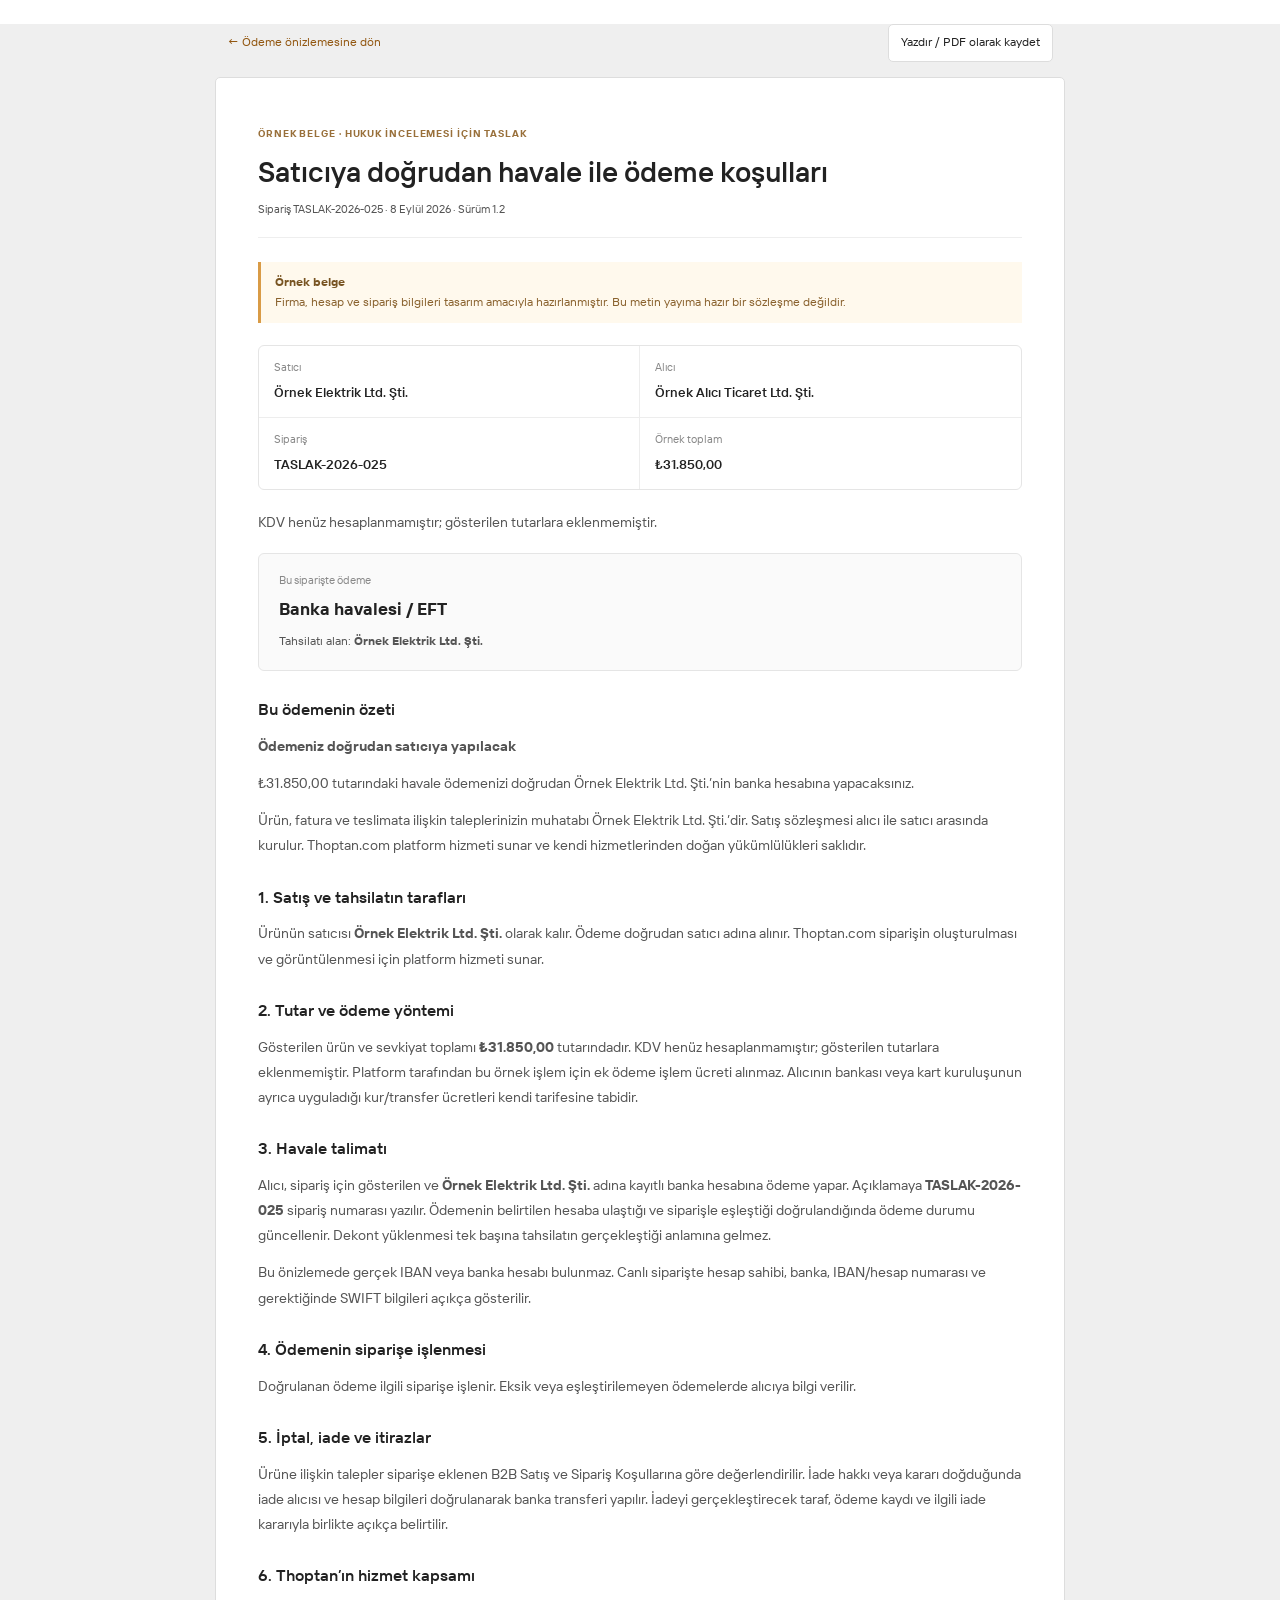
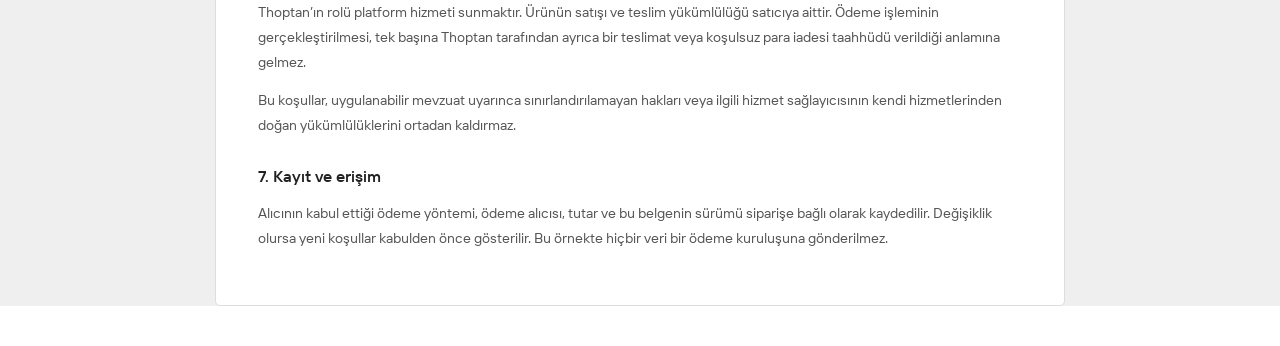
<file: belgeler/satici-havale-odeme.html>
<!doctype html><html lang="tr"><head><meta charset="utf-8"><meta name="viewport" content="width=device-width,initial-scale=1"><meta name="robots" content="noindex,nofollow"><link rel="icon" href="../assets/favicon.png"><link rel="stylesheet" href="../assets/checkout-original.css"><link rel="stylesheet" href="../preview.css?v=1.8"><title>Satıcıya doğrudan havale ile ödeme koşulları · Thoptan</title></head><body class="standalone-document"><div class="standalone-top"><a href="../">← Ödeme önizlemesine dön</a><button onclick="window.print()">Yazdır / PDF olarak kaydet</button></div><article class="standalone-paper"><span class="document-kicker">ÖRNEK BELGE · HUKUK İNCELEMESİ İÇİN TASLAK</span><h1>Satıcıya doğrudan havale ile ödeme koşulları</h1><p class="document-date">Sipariş TASLAK-2026-025 · 8 Eylül 2026 · Sürüm 1.2</p><div class="document-notice"><strong>Örnek belge</strong> Firma, hesap ve sipariş bilgileri tasarım amacıyla hazırlanmıştır. Bu metin yayıma hazır bir sözleşme değildir.</div><div class="document-facts"><div><span>Satıcı</span><strong>Örnek Elektrik Ltd. Şti.</strong></div><div><span>Alıcı</span><strong>Örnek Alıcı Ticaret Ltd. Şti.</strong></div><div><span>Sipariş</span><strong>TASLAK-2026-025</strong></div><div><span>Örnek toplam</span><strong>₺31.850,00</strong></div></div><p>KDV henüz hesaplanmamıştır; gösterilen tutarlara eklenmemiştir.</p><div class="document-highlight"><span>Bu siparişte ödeme</span><strong>Banka havalesi / EFT</strong><p>Tahsilatı alan: <b>Örnek Elektrik Ltd. Şti.</b></p></div>
 <h3>Bu ödemenin özeti</h3><p><strong>Ödemeniz doğrudan satıcıya yapılacak</strong></p><p>₺31.850,00 tutarındaki havale ödemenizi doğrudan Örnek Elektrik Ltd. Şti.’nin banka hesabına yapacaksınız.</p><p>Ürün, fatura ve teslimata ilişkin taleplerinizin muhatabı Örnek Elektrik Ltd. Şti.’dir. Satış sözleşmesi alıcı ile satıcı arasında kurulur. Thoptan.com platform hizmeti sunar ve kendi hizmetlerinden doğan yükümlülükleri saklıdır.</p>
 <h3>1. Satış ve tahsilatın tarafları</h3><p>Ürünün satıcısı <strong>Örnek Elektrik Ltd. Şti.</strong> olarak kalır. Ödeme doğrudan satıcı adına alınır. Thoptan.com siparişin oluşturulması ve görüntülenmesi için platform hizmeti sunar.</p>
 <h3>2. Tutar ve ödeme yöntemi</h3><p>Gösterilen ürün ve sevkiyat toplamı <strong>₺31.850,00</strong> tutarındadır. KDV henüz hesaplanmamıştır; gösterilen tutarlara eklenmemiştir. Platform tarafından bu örnek işlem için ek ödeme işlem ücreti alınmaz. Alıcının bankası veya kart kuruluşunun ayrıca uyguladığı kur/transfer ücretleri kendi tarifesine tabidir.</p>
 <h3>3. Havale talimatı</h3><p>Alıcı, sipariş için gösterilen ve <strong>Örnek Elektrik Ltd. Şti.</strong> adına kayıtlı banka hesabına ödeme yapar. Açıklamaya <strong>TASLAK-2026-025</strong> sipariş numarası yazılır. Ödemenin belirtilen hesaba ulaştığı ve siparişle eşleştiği doğrulandığında ödeme durumu güncellenir. Dekont yüklenmesi tek başına tahsilatın gerçekleştiği anlamına gelmez.</p><p>Bu önizlemede gerçek IBAN veya banka hesabı bulunmaz. Canlı siparişte hesap sahibi, banka, IBAN/hesap numarası ve gerektiğinde SWIFT bilgileri açıkça gösterilir.</p>
 <h3>4. Ödemenin siparişe işlenmesi</h3><p>Doğrulanan ödeme ilgili siparişe işlenir. Eksik veya eşleştirilemeyen ödemelerde alıcıya bilgi verilir.</p>
 <h3>5. İptal, iade ve itirazlar</h3><p>Ürüne ilişkin talepler siparişe eklenen B2B Satış ve Sipariş Koşullarına göre değerlendirilir. İade hakkı veya kararı doğduğunda iade alıcısı ve hesap bilgileri doğrulanarak banka transferi yapılır. İadeyi gerçekleştirecek taraf, ödeme kaydı ve ilgili iade kararıyla birlikte açıkça belirtilir.</p>
 <h3>6. Thoptan’ın hizmet kapsamı</h3><p>Thoptan’ın rolü platform hizmeti sunmaktır. Ürünün satışı ve teslim yükümlülüğü satıcıya aittir. Ödeme işleminin gerçekleştirilmesi, tek başına Thoptan tarafından ayrıca bir teslimat veya koşulsuz para iadesi taahhüdü verildiği anlamına gelmez.</p><p>Bu koşullar, uygulanabilir mevzuat uyarınca sınırlandırılamayan hakları veya ilgili hizmet sağlayıcısının kendi hizmetlerinden doğan yükümlülüklerini ortadan kaldırmaz.</p>
 <h3>7. Kayıt ve erişim</h3><p>Alıcının kabul ettiği ödeme yöntemi, ödeme alıcısı, tutar ve bu belgenin sürümü siparişe bağlı olarak kaydedilir. Değişiklik olursa yeni koşullar kabulden önce gösterilir. Bu örnekte hiçbir veri bir ödeme kuruluşuna gönderilmez.</p></article></body></html>
</file>
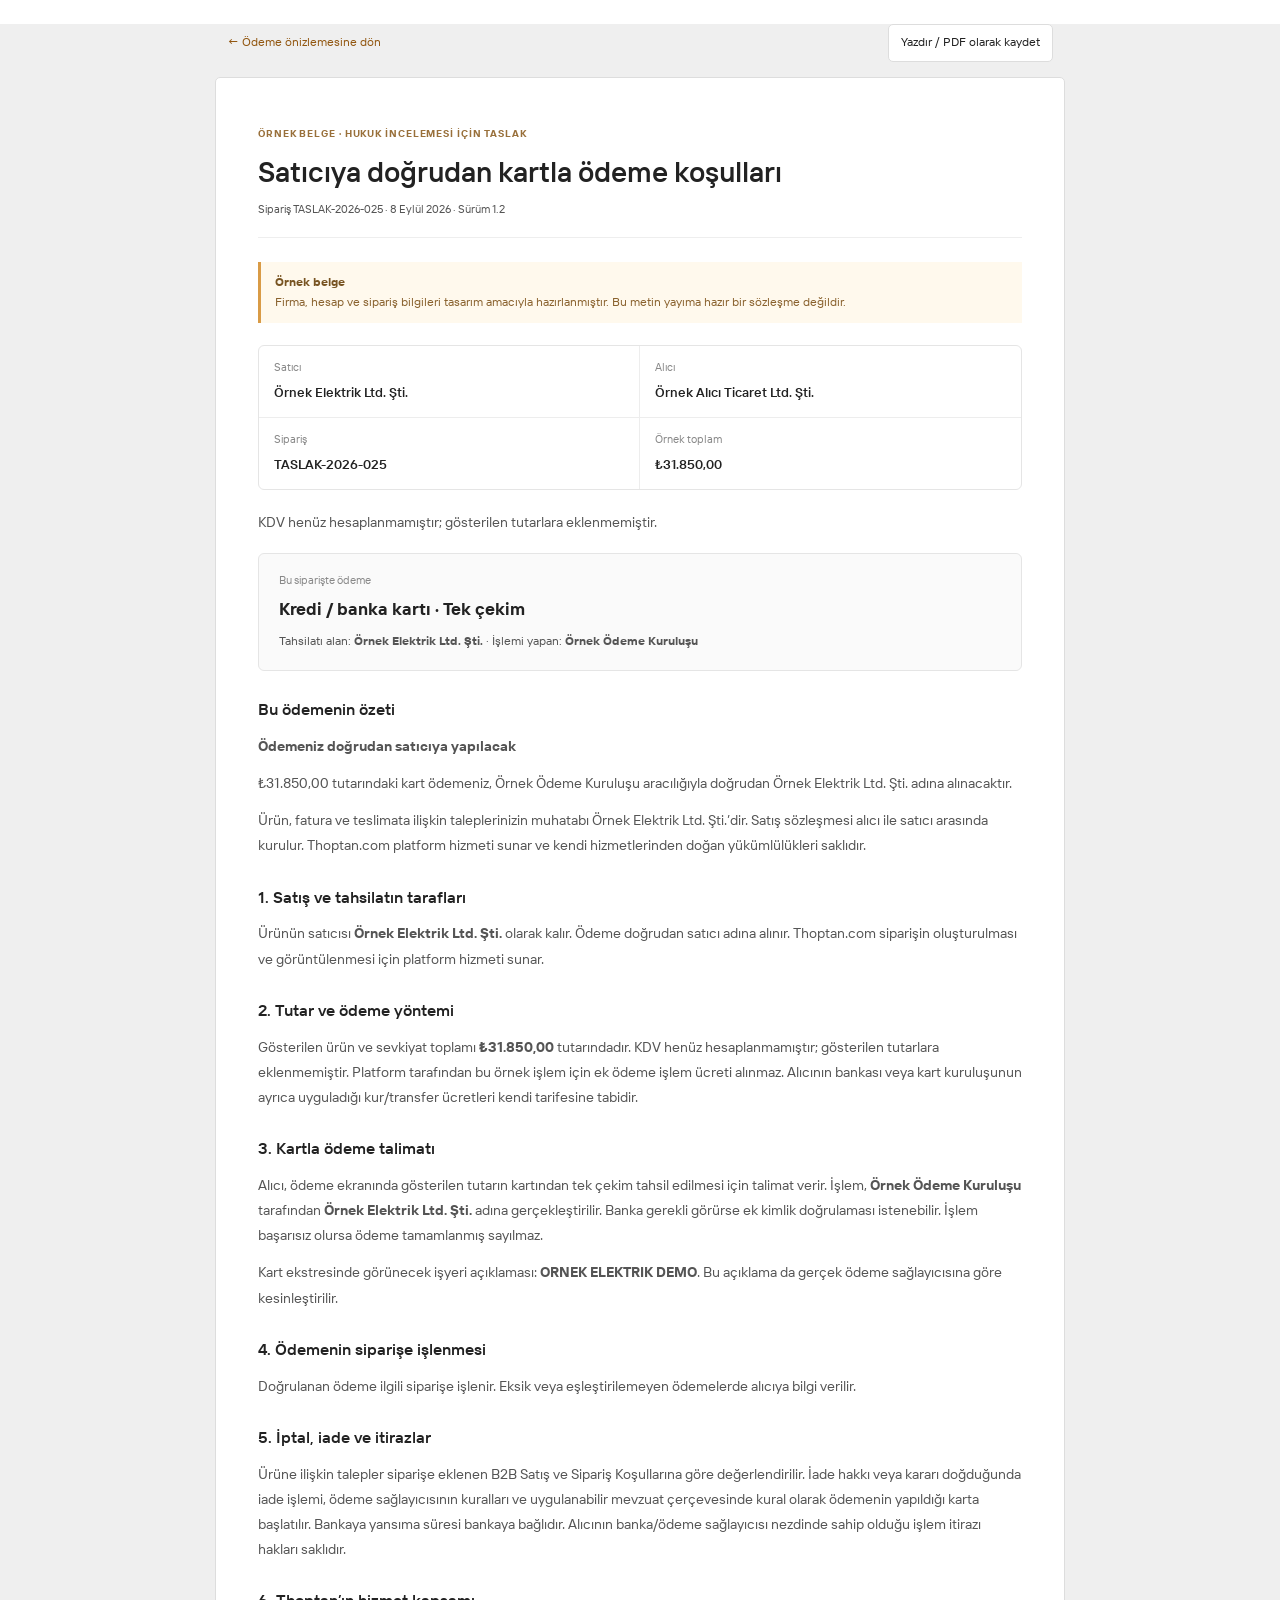
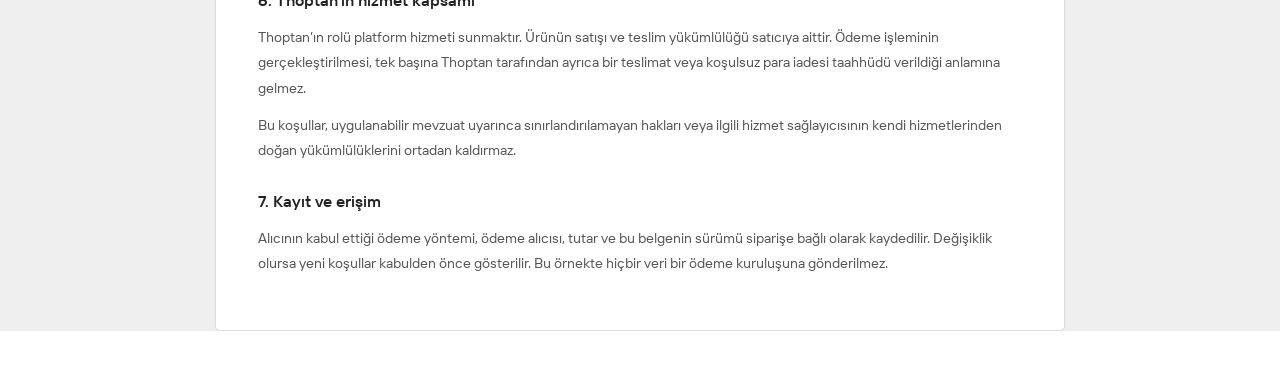
<file: belgeler/satici-kart-odeme.html>
<!doctype html><html lang="tr"><head><meta charset="utf-8"><meta name="viewport" content="width=device-width,initial-scale=1"><meta name="robots" content="noindex,nofollow"><link rel="icon" href="../assets/favicon.png"><link rel="stylesheet" href="../assets/checkout-original.css"><link rel="stylesheet" href="../preview.css?v=1.8"><title>Satıcıya doğrudan kartla ödeme koşulları · Thoptan</title></head><body class="standalone-document"><div class="standalone-top"><a href="../">← Ödeme önizlemesine dön</a><button onclick="window.print()">Yazdır / PDF olarak kaydet</button></div><article class="standalone-paper"><span class="document-kicker">ÖRNEK BELGE · HUKUK İNCELEMESİ İÇİN TASLAK</span><h1>Satıcıya doğrudan kartla ödeme koşulları</h1><p class="document-date">Sipariş TASLAK-2026-025 · 8 Eylül 2026 · Sürüm 1.2</p><div class="document-notice"><strong>Örnek belge</strong> Firma, hesap ve sipariş bilgileri tasarım amacıyla hazırlanmıştır. Bu metin yayıma hazır bir sözleşme değildir.</div><div class="document-facts"><div><span>Satıcı</span><strong>Örnek Elektrik Ltd. Şti.</strong></div><div><span>Alıcı</span><strong>Örnek Alıcı Ticaret Ltd. Şti.</strong></div><div><span>Sipariş</span><strong>TASLAK-2026-025</strong></div><div><span>Örnek toplam</span><strong>₺31.850,00</strong></div></div><p>KDV henüz hesaplanmamıştır; gösterilen tutarlara eklenmemiştir.</p><div class="document-highlight"><span>Bu siparişte ödeme</span><strong>Kredi / banka kartı · Tek çekim</strong><p>Tahsilatı alan: <b>Örnek Elektrik Ltd. Şti.</b> · İşlemi yapan: <b>Örnek Ödeme Kuruluşu</b></p></div>
 <h3>Bu ödemenin özeti</h3><p><strong>Ödemeniz doğrudan satıcıya yapılacak</strong></p><p>₺31.850,00 tutarındaki kart ödemeniz, Örnek Ödeme Kuruluşu aracılığıyla doğrudan Örnek Elektrik Ltd. Şti. adına alınacaktır.</p><p>Ürün, fatura ve teslimata ilişkin taleplerinizin muhatabı Örnek Elektrik Ltd. Şti.’dir. Satış sözleşmesi alıcı ile satıcı arasında kurulur. Thoptan.com platform hizmeti sunar ve kendi hizmetlerinden doğan yükümlülükleri saklıdır.</p>
 <h3>1. Satış ve tahsilatın tarafları</h3><p>Ürünün satıcısı <strong>Örnek Elektrik Ltd. Şti.</strong> olarak kalır. Ödeme doğrudan satıcı adına alınır. Thoptan.com siparişin oluşturulması ve görüntülenmesi için platform hizmeti sunar.</p>
 <h3>2. Tutar ve ödeme yöntemi</h3><p>Gösterilen ürün ve sevkiyat toplamı <strong>₺31.850,00</strong> tutarındadır. KDV henüz hesaplanmamıştır; gösterilen tutarlara eklenmemiştir. Platform tarafından bu örnek işlem için ek ödeme işlem ücreti alınmaz. Alıcının bankası veya kart kuruluşunun ayrıca uyguladığı kur/transfer ücretleri kendi tarifesine tabidir.</p>
 <h3>3. Kartla ödeme talimatı</h3><p>Alıcı, ödeme ekranında gösterilen tutarın kartından tek çekim tahsil edilmesi için talimat verir. İşlem, <strong>Örnek Ödeme Kuruluşu</strong> tarafından <strong>Örnek Elektrik Ltd. Şti.</strong> adına gerçekleştirilir. Banka gerekli görürse ek kimlik doğrulaması istenebilir. İşlem başarısız olursa ödeme tamamlanmış sayılmaz.</p><p>Kart ekstresinde görünecek işyeri açıklaması: <strong>ORNEK ELEKTRIK DEMO</strong>. Bu açıklama da gerçek ödeme sağlayıcısına göre kesinleştirilir.</p>
 <h3>4. Ödemenin siparişe işlenmesi</h3><p>Doğrulanan ödeme ilgili siparişe işlenir. Eksik veya eşleştirilemeyen ödemelerde alıcıya bilgi verilir.</p>
 <h3>5. İptal, iade ve itirazlar</h3><p>Ürüne ilişkin talepler siparişe eklenen B2B Satış ve Sipariş Koşullarına göre değerlendirilir. İade hakkı veya kararı doğduğunda iade işlemi, ödeme sağlayıcısının kuralları ve uygulanabilir mevzuat çerçevesinde kural olarak ödemenin yapıldığı karta başlatılır. Bankaya yansıma süresi bankaya bağlıdır. Alıcının banka/ödeme sağlayıcısı nezdinde sahip olduğu işlem itirazı hakları saklıdır.</p>
 <h3>6. Thoptan’ın hizmet kapsamı</h3><p>Thoptan’ın rolü platform hizmeti sunmaktır. Ürünün satışı ve teslim yükümlülüğü satıcıya aittir. Ödeme işleminin gerçekleştirilmesi, tek başına Thoptan tarafından ayrıca bir teslimat veya koşulsuz para iadesi taahhüdü verildiği anlamına gelmez.</p><p>Bu koşullar, uygulanabilir mevzuat uyarınca sınırlandırılamayan hakları veya ilgili hizmet sağlayıcısının kendi hizmetlerinden doğan yükümlülüklerini ortadan kaldırmaz.</p>
 <h3>7. Kayıt ve erişim</h3><p>Alıcının kabul ettiği ödeme yöntemi, ödeme alıcısı, tutar ve bu belgenin sürümü siparişe bağlı olarak kaydedilir. Değişiklik olursa yeni koşullar kabulden önce gösterilir. Bu örnekte hiçbir veri bir ödeme kuruluşuna gönderilmez.</p></article></body></html>
</file>
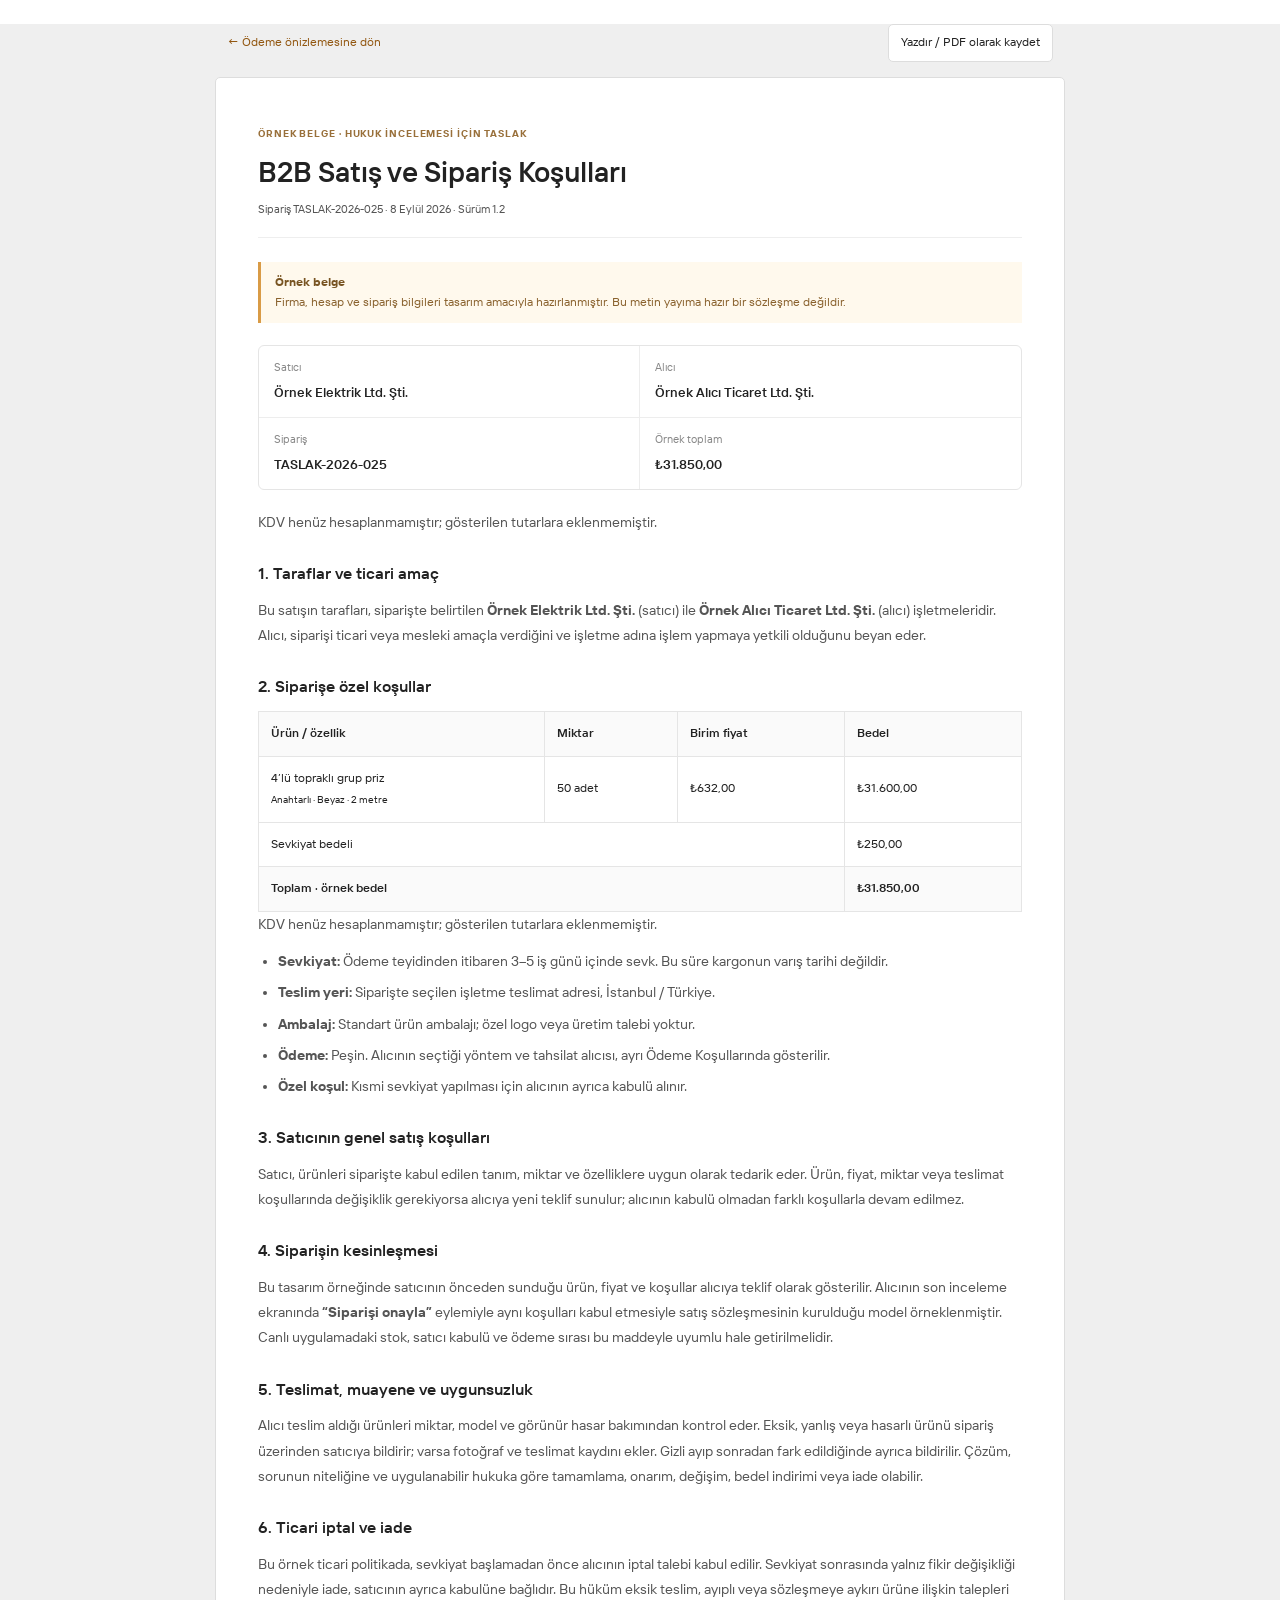
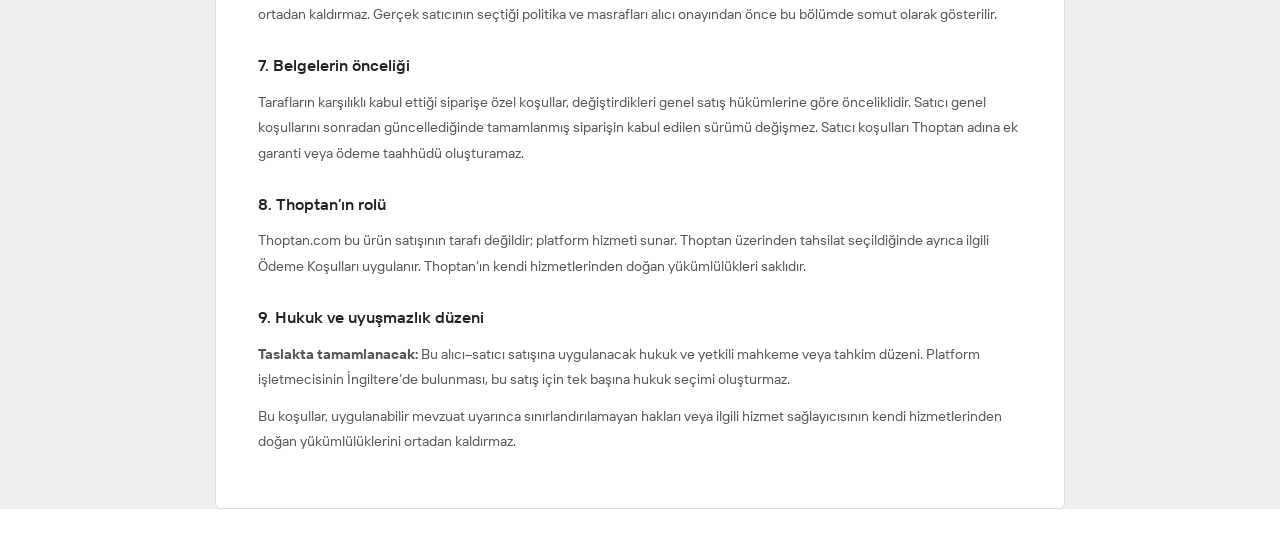
<file: belgeler/satici-satis-kosullari.html>
<!doctype html><html lang="tr"><head><meta charset="utf-8"><meta name="viewport" content="width=device-width,initial-scale=1"><meta name="robots" content="noindex,nofollow"><link rel="icon" href="../assets/favicon.png"><link rel="stylesheet" href="../assets/checkout-original.css"><link rel="stylesheet" href="../preview.css?v=1.8"><title>B2B Satış ve Sipariş Koşulları · Thoptan</title></head><body class="standalone-document"><div class="standalone-top"><a href="../">← Ödeme önizlemesine dön</a><button onclick="window.print()">Yazdır / PDF olarak kaydet</button></div><article class="standalone-paper"><span class="document-kicker">ÖRNEK BELGE · HUKUK İNCELEMESİ İÇİN TASLAK</span><h1>B2B Satış ve Sipariş Koşulları</h1><p class="document-date">Sipariş TASLAK-2026-025 · 8 Eylül 2026 · Sürüm 1.2</p><div class="document-notice"><strong>Örnek belge</strong> Firma, hesap ve sipariş bilgileri tasarım amacıyla hazırlanmıştır. Bu metin yayıma hazır bir sözleşme değildir.</div><div class="document-facts"><div><span>Satıcı</span><strong>Örnek Elektrik Ltd. Şti.</strong></div><div><span>Alıcı</span><strong>Örnek Alıcı Ticaret Ltd. Şti.</strong></div><div><span>Sipariş</span><strong>TASLAK-2026-025</strong></div><div><span>Örnek toplam</span><strong>₺31.850,00</strong></div></div><p>KDV henüz hesaplanmamıştır; gösterilen tutarlara eklenmemiştir.</p>
 <h3>1. Taraflar ve ticari amaç</h3><p>Bu satışın tarafları, siparişte belirtilen <strong>Örnek Elektrik Ltd. Şti.</strong> (satıcı) ile <strong>Örnek Alıcı Ticaret Ltd. Şti.</strong> (alıcı) işletmeleridir. Alıcı, siparişi ticari veya mesleki amaçla verdiğini ve işletme adına işlem yapmaya yetkili olduğunu beyan eder.</p>
 <h3>2. Siparişe özel koşullar</h3><div class="document-table-wrap"><table><thead><tr><th>Ürün / özellik</th><th>Miktar</th><th>Birim fiyat</th><th>Bedel</th></tr></thead><tbody><tr><td>4’lü topraklı grup priz<br><small>Anahtarlı · Beyaz · 2 metre</small></td><td>50 adet</td><td>₺632,00</td><td>₺31.600,00</td></tr><tr><td colspan="3">Sevkiyat bedeli</td><td>₺250,00</td></tr><tr><th colspan="3">Toplam · örnek bedel</th><th>₺31.850,00</th></tr></tbody></table></div><p>KDV henüz hesaplanmamıştır; gösterilen tutarlara eklenmemiştir.</p>
 <ul><li><strong>Sevkiyat:</strong> Ödeme teyidinden itibaren 3–5 iş günü içinde sevk. Bu süre kargonun varış tarihi değildir.</li><li><strong>Teslim yeri:</strong> Siparişte seçilen işletme teslimat adresi, İstanbul / Türkiye.</li><li><strong>Ambalaj:</strong> Standart ürün ambalajı; özel logo veya üretim talebi yoktur.</li><li><strong>Ödeme:</strong> Peşin. Alıcının seçtiği yöntem ve tahsilat alıcısı, ayrı Ödeme Koşullarında gösterilir.</li><li><strong>Özel koşul:</strong> Kısmi sevkiyat yapılması için alıcının ayrıca kabulü alınır.</li></ul>
 <h3>3. Satıcının genel satış koşulları</h3><p>Satıcı, ürünleri siparişte kabul edilen tanım, miktar ve özelliklere uygun olarak tedarik eder. Ürün, fiyat, miktar veya teslimat koşullarında değişiklik gerekiyorsa alıcıya yeni teklif sunulur; alıcının kabulü olmadan farklı koşullarla devam edilmez.</p>
 <h3>4. Siparişin kesinleşmesi</h3><p>Bu tasarım örneğinde satıcının önceden sunduğu ürün, fiyat ve koşullar alıcıya teklif olarak gösterilir. Alıcının son inceleme ekranında <strong>“Siparişi onayla”</strong> eylemiyle aynı koşulları kabul etmesiyle satış sözleşmesinin kurulduğu model örneklenmiştir. Canlı uygulamadaki stok, satıcı kabulü ve ödeme sırası bu maddeyle uyumlu hale getirilmelidir.</p>
 <h3>5. Teslimat, muayene ve uygunsuzluk</h3><p>Alıcı teslim aldığı ürünleri miktar, model ve görünür hasar bakımından kontrol eder. Eksik, yanlış veya hasarlı ürünü sipariş üzerinden satıcıya bildirir; varsa fotoğraf ve teslimat kaydını ekler. Gizli ayıp sonradan fark edildiğinde ayrıca bildirilir. Çözüm, sorunun niteliğine ve uygulanabilir hukuka göre tamamlama, onarım, değişim, bedel indirimi veya iade olabilir.</p>
 <h3>6. Ticari iptal ve iade</h3><p>Bu örnek ticari politikada, sevkiyat başlamadan önce alıcının iptal talebi kabul edilir. Sevkiyat sonrasında yalnız fikir değişikliği nedeniyle iade, satıcının ayrıca kabulüne bağlıdır. Bu hüküm eksik teslim, ayıplı veya sözleşmeye aykırı ürüne ilişkin talepleri ortadan kaldırmaz. Gerçek satıcının seçtiği politika ve masrafları alıcı onayından önce bu bölümde somut olarak gösterilir.</p>
 <h3>7. Belgelerin önceliği</h3><p>Tarafların karşılıklı kabul ettiği siparişe özel koşullar, değiştirdikleri genel satış hükümlerine göre önceliklidir. Satıcı genel koşullarını sonradan güncellediğinde tamamlanmış siparişin kabul edilen sürümü değişmez. Satıcı koşulları Thoptan adına ek garanti veya ödeme taahhüdü oluşturamaz.</p>
 <h3>8. Thoptan’ın rolü</h3><p>Thoptan.com bu ürün satışının tarafı değildir; platform hizmeti sunar. Thoptan üzerinden tahsilat seçildiğinde ayrıca ilgili Ödeme Koşulları uygulanır. Thoptan’ın kendi hizmetlerinden doğan yükümlülükleri saklıdır.</p>
 <h3>9. Hukuk ve uyuşmazlık düzeni</h3><p><strong>Taslakta tamamlanacak:</strong> Bu alıcı–satıcı satışına uygulanacak hukuk ve yetkili mahkeme veya tahkim düzeni. Platform işletmecisinin İngiltere’de bulunması, bu satış için tek başına hukuk seçimi oluşturmaz.</p><p>Bu koşullar, uygulanabilir mevzuat uyarınca sınırlandırılamayan hakları veya ilgili hizmet sağlayıcısının kendi hizmetlerinden doğan yükümlülüklerini ortadan kaldırmaz.</p></article></body></html>
</file>
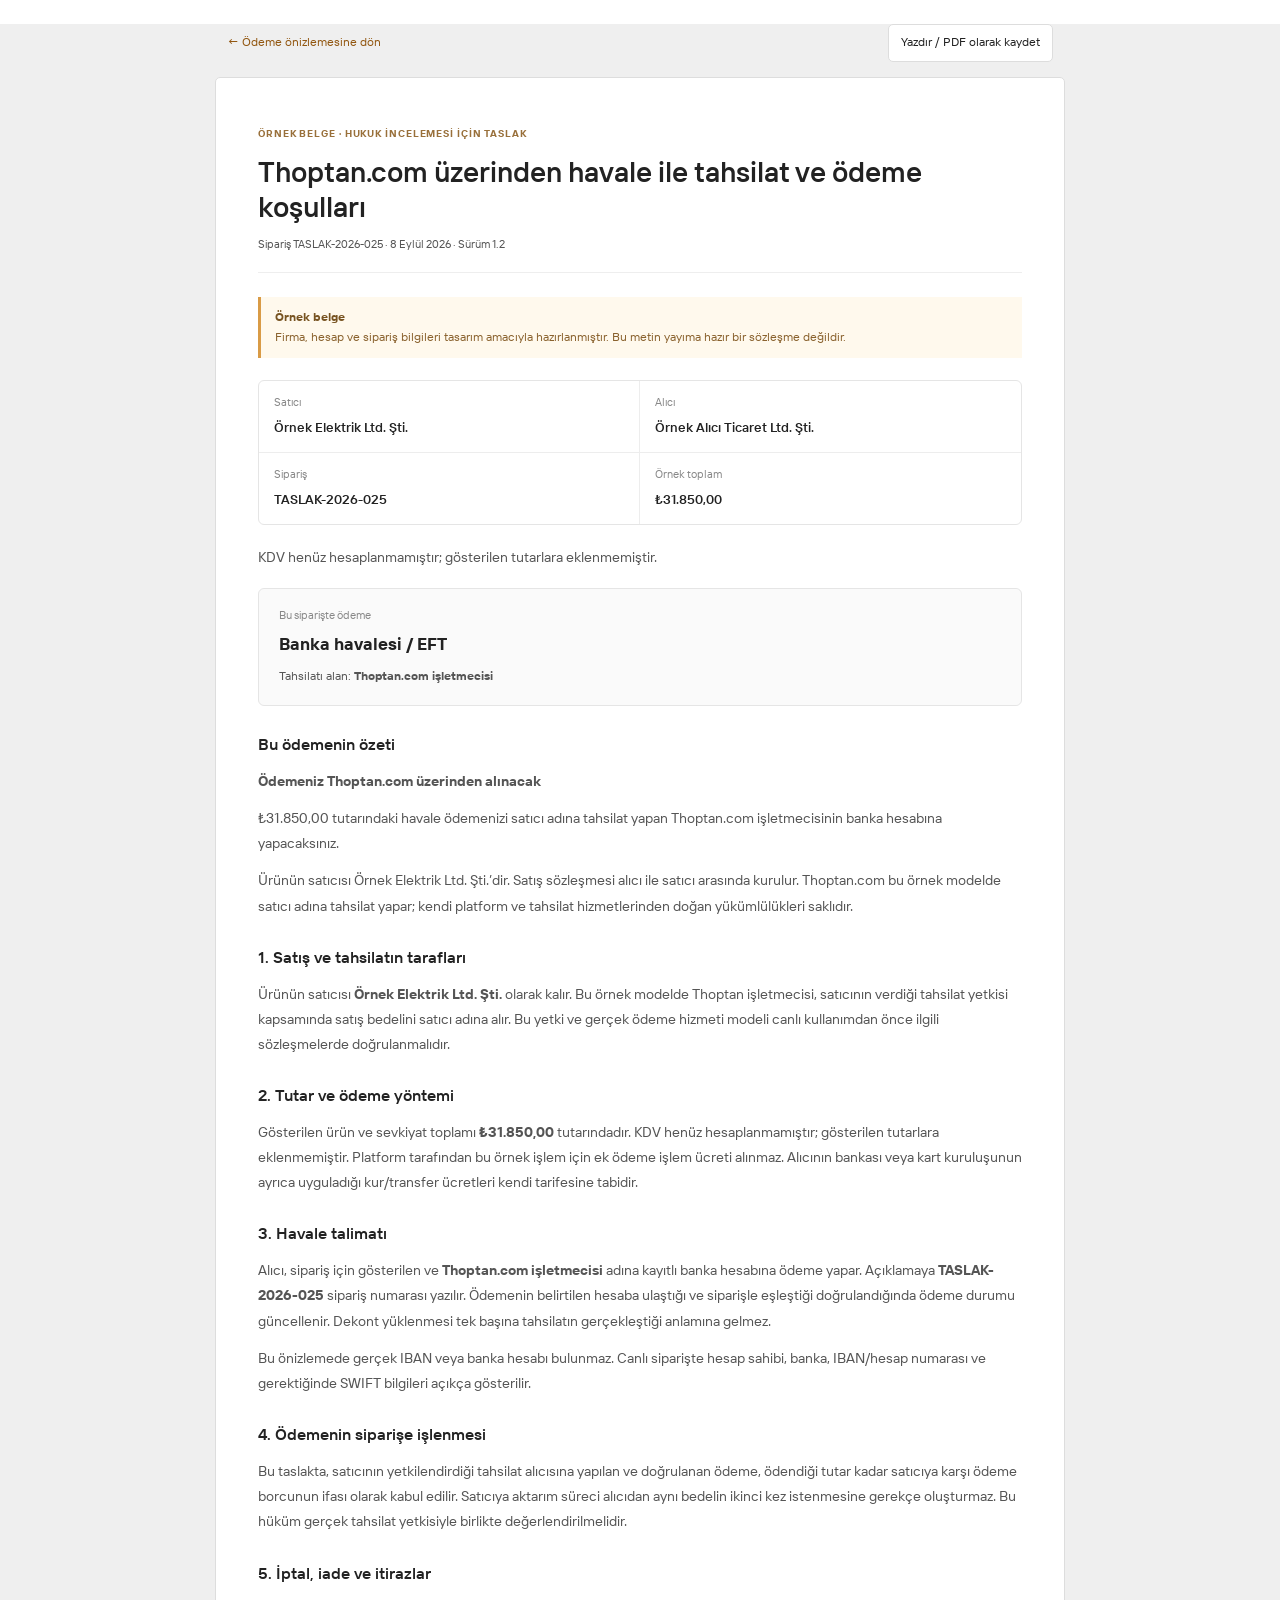
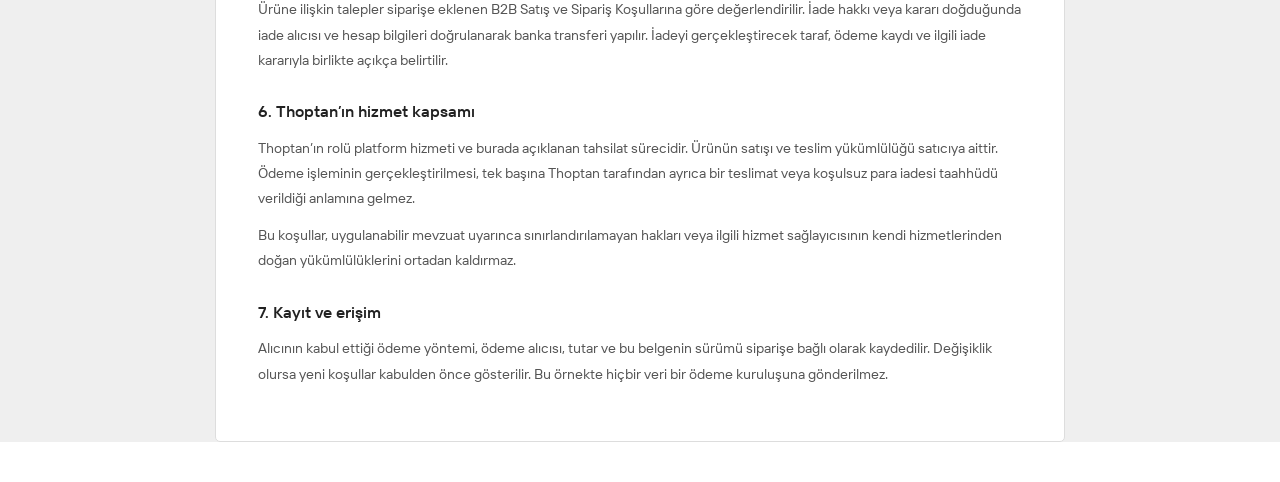
<file: belgeler/thoptan-havale-odeme.html>
<!doctype html><html lang="tr"><head><meta charset="utf-8"><meta name="viewport" content="width=device-width,initial-scale=1"><meta name="robots" content="noindex,nofollow"><link rel="icon" href="../assets/favicon.png"><link rel="stylesheet" href="../assets/checkout-original.css"><link rel="stylesheet" href="../preview.css?v=1.8"><title>Thoptan.com üzerinden havale ile tahsilat ve ödeme koşulları · Thoptan</title></head><body class="standalone-document"><div class="standalone-top"><a href="../">← Ödeme önizlemesine dön</a><button onclick="window.print()">Yazdır / PDF olarak kaydet</button></div><article class="standalone-paper"><span class="document-kicker">ÖRNEK BELGE · HUKUK İNCELEMESİ İÇİN TASLAK</span><h1>Thoptan.com üzerinden havale ile tahsilat ve ödeme koşulları</h1><p class="document-date">Sipariş TASLAK-2026-025 · 8 Eylül 2026 · Sürüm 1.2</p><div class="document-notice"><strong>Örnek belge</strong> Firma, hesap ve sipariş bilgileri tasarım amacıyla hazırlanmıştır. Bu metin yayıma hazır bir sözleşme değildir.</div><div class="document-facts"><div><span>Satıcı</span><strong>Örnek Elektrik Ltd. Şti.</strong></div><div><span>Alıcı</span><strong>Örnek Alıcı Ticaret Ltd. Şti.</strong></div><div><span>Sipariş</span><strong>TASLAK-2026-025</strong></div><div><span>Örnek toplam</span><strong>₺31.850,00</strong></div></div><p>KDV henüz hesaplanmamıştır; gösterilen tutarlara eklenmemiştir.</p><div class="document-highlight"><span>Bu siparişte ödeme</span><strong>Banka havalesi / EFT</strong><p>Tahsilatı alan: <b>Thoptan.com işletmecisi</b></p></div>
 <h3>Bu ödemenin özeti</h3><p><strong>Ödemeniz Thoptan.com üzerinden alınacak</strong></p><p>₺31.850,00 tutarındaki havale ödemenizi satıcı adına tahsilat yapan Thoptan.com işletmecisinin banka hesabına yapacaksınız.</p><p>Ürünün satıcısı Örnek Elektrik Ltd. Şti.’dir. Satış sözleşmesi alıcı ile satıcı arasında kurulur. Thoptan.com bu örnek modelde satıcı adına tahsilat yapar; kendi platform ve tahsilat hizmetlerinden doğan yükümlülükleri saklıdır.</p>
 <h3>1. Satış ve tahsilatın tarafları</h3><p>Ürünün satıcısı <strong>Örnek Elektrik Ltd. Şti.</strong> olarak kalır. Bu örnek modelde Thoptan işletmecisi, satıcının verdiği tahsilat yetkisi kapsamında satış bedelini satıcı adına alır. Bu yetki ve gerçek ödeme hizmeti modeli canlı kullanımdan önce ilgili sözleşmelerde doğrulanmalıdır.</p>
 <h3>2. Tutar ve ödeme yöntemi</h3><p>Gösterilen ürün ve sevkiyat toplamı <strong>₺31.850,00</strong> tutarındadır. KDV henüz hesaplanmamıştır; gösterilen tutarlara eklenmemiştir. Platform tarafından bu örnek işlem için ek ödeme işlem ücreti alınmaz. Alıcının bankası veya kart kuruluşunun ayrıca uyguladığı kur/transfer ücretleri kendi tarifesine tabidir.</p>
 <h3>3. Havale talimatı</h3><p>Alıcı, sipariş için gösterilen ve <strong>Thoptan.com işletmecisi</strong> adına kayıtlı banka hesabına ödeme yapar. Açıklamaya <strong>TASLAK-2026-025</strong> sipariş numarası yazılır. Ödemenin belirtilen hesaba ulaştığı ve siparişle eşleştiği doğrulandığında ödeme durumu güncellenir. Dekont yüklenmesi tek başına tahsilatın gerçekleştiği anlamına gelmez.</p><p>Bu önizlemede gerçek IBAN veya banka hesabı bulunmaz. Canlı siparişte hesap sahibi, banka, IBAN/hesap numarası ve gerektiğinde SWIFT bilgileri açıkça gösterilir.</p>
 <h3>4. Ödemenin siparişe işlenmesi</h3><p>Bu taslakta, satıcının yetkilendirdiği tahsilat alıcısına yapılan ve doğrulanan ödeme, ödendiği tutar kadar satıcıya karşı ödeme borcunun ifası olarak kabul edilir. Satıcıya aktarım süreci alıcıdan aynı bedelin ikinci kez istenmesine gerekçe oluşturmaz. Bu hüküm gerçek tahsilat yetkisiyle birlikte değerlendirilmelidir.</p>
 <h3>5. İptal, iade ve itirazlar</h3><p>Ürüne ilişkin talepler siparişe eklenen B2B Satış ve Sipariş Koşullarına göre değerlendirilir. İade hakkı veya kararı doğduğunda iade alıcısı ve hesap bilgileri doğrulanarak banka transferi yapılır. İadeyi gerçekleştirecek taraf, ödeme kaydı ve ilgili iade kararıyla birlikte açıkça belirtilir.</p>
 <h3>6. Thoptan’ın hizmet kapsamı</h3><p>Thoptan’ın rolü platform hizmeti ve burada açıklanan tahsilat sürecidir. Ürünün satışı ve teslim yükümlülüğü satıcıya aittir. Ödeme işleminin gerçekleştirilmesi, tek başına Thoptan tarafından ayrıca bir teslimat veya koşulsuz para iadesi taahhüdü verildiği anlamına gelmez.</p><p>Bu koşullar, uygulanabilir mevzuat uyarınca sınırlandırılamayan hakları veya ilgili hizmet sağlayıcısının kendi hizmetlerinden doğan yükümlülüklerini ortadan kaldırmaz.</p>
 <h3>7. Kayıt ve erişim</h3><p>Alıcının kabul ettiği ödeme yöntemi, ödeme alıcısı, tutar ve bu belgenin sürümü siparişe bağlı olarak kaydedilir. Değişiklik olursa yeni koşullar kabulden önce gösterilir. Bu örnekte hiçbir veri bir ödeme kuruluşuna gönderilmez.</p></article></body></html>
</file>
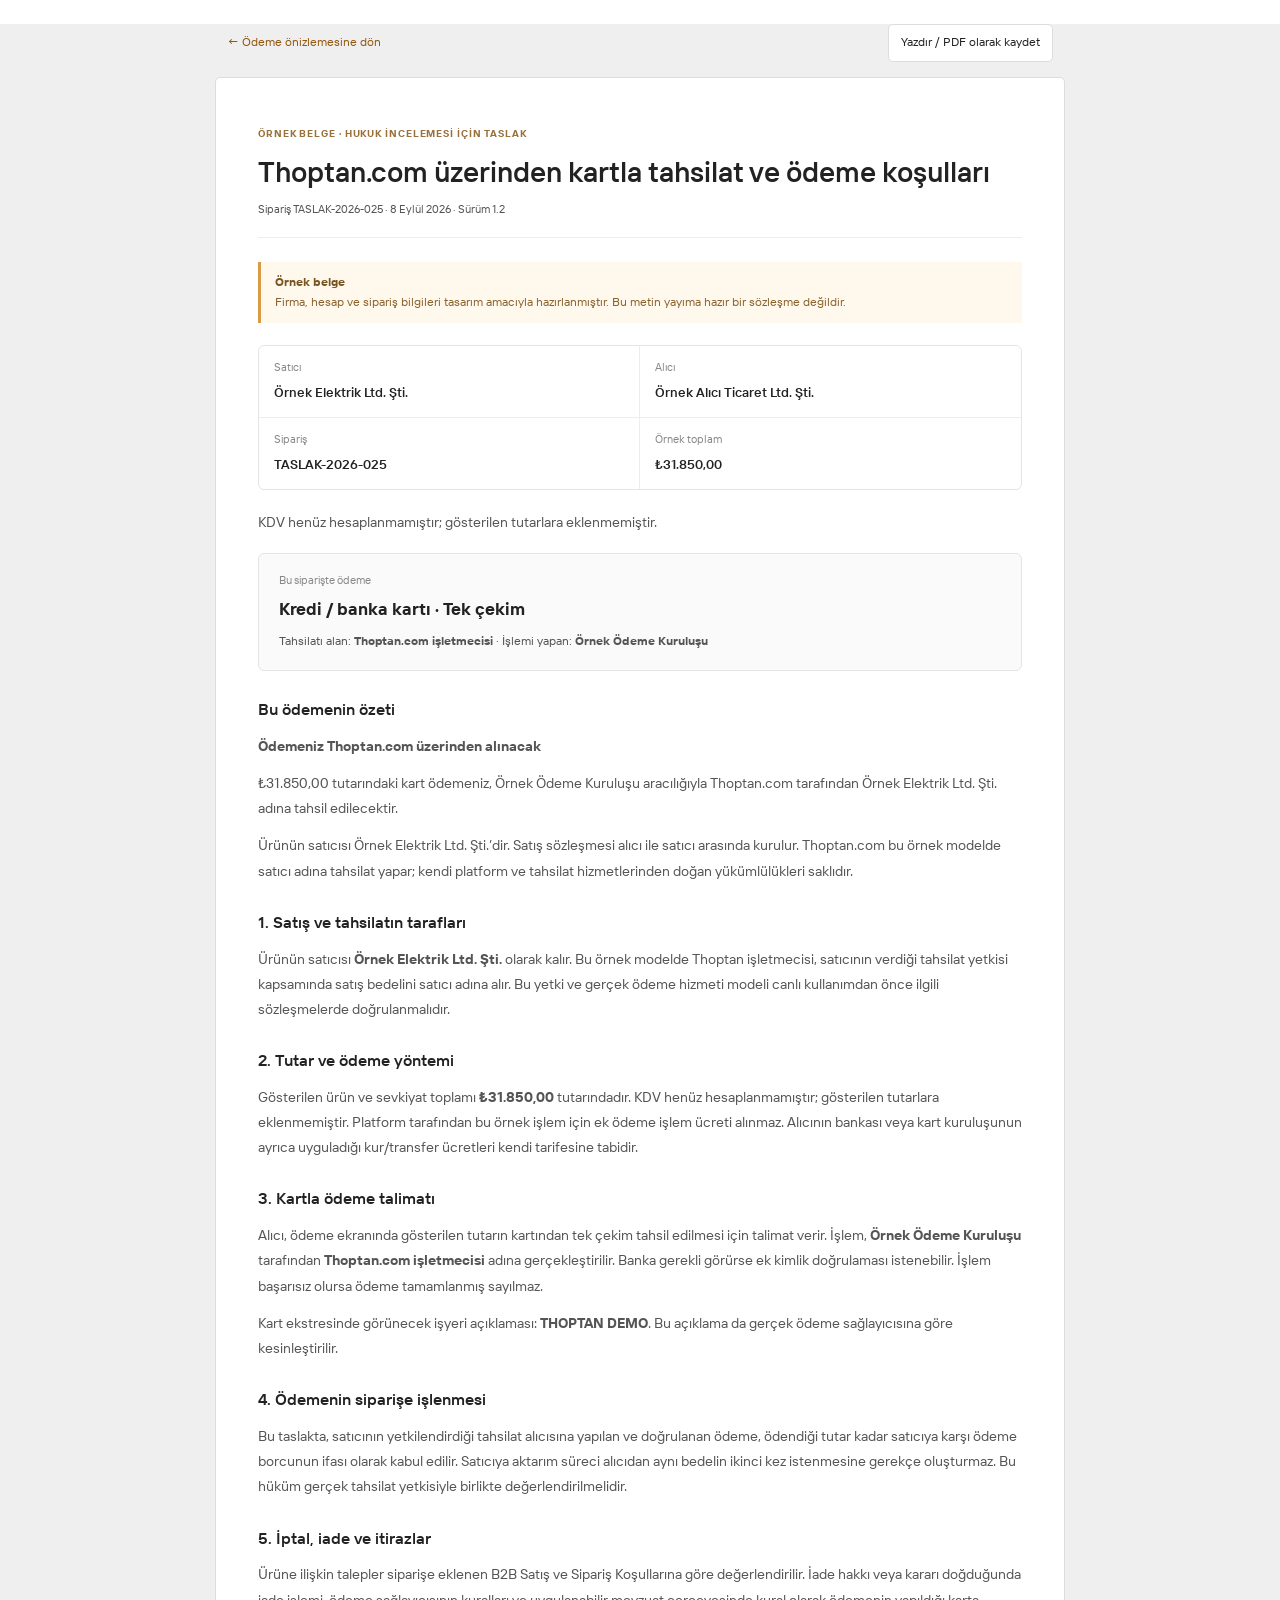
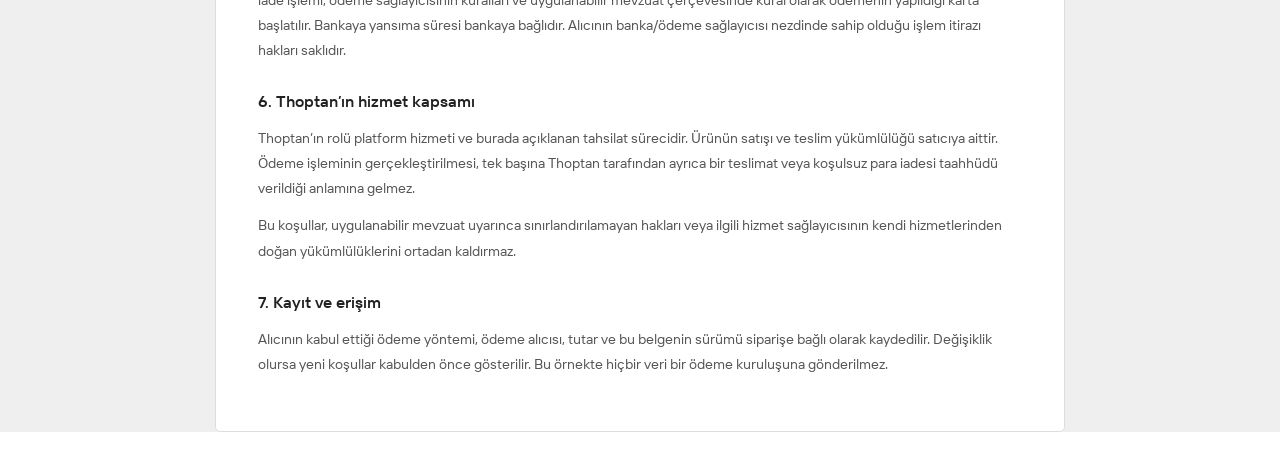
<file: belgeler/thoptan-kart-odeme.html>
<!doctype html><html lang="tr"><head><meta charset="utf-8"><meta name="viewport" content="width=device-width,initial-scale=1"><meta name="robots" content="noindex,nofollow"><link rel="icon" href="../assets/favicon.png"><link rel="stylesheet" href="../assets/checkout-original.css"><link rel="stylesheet" href="../preview.css?v=1.8"><title>Thoptan.com üzerinden kartla tahsilat ve ödeme koşulları · Thoptan</title></head><body class="standalone-document"><div class="standalone-top"><a href="../">← Ödeme önizlemesine dön</a><button onclick="window.print()">Yazdır / PDF olarak kaydet</button></div><article class="standalone-paper"><span class="document-kicker">ÖRNEK BELGE · HUKUK İNCELEMESİ İÇİN TASLAK</span><h1>Thoptan.com üzerinden kartla tahsilat ve ödeme koşulları</h1><p class="document-date">Sipariş TASLAK-2026-025 · 8 Eylül 2026 · Sürüm 1.2</p><div class="document-notice"><strong>Örnek belge</strong> Firma, hesap ve sipariş bilgileri tasarım amacıyla hazırlanmıştır. Bu metin yayıma hazır bir sözleşme değildir.</div><div class="document-facts"><div><span>Satıcı</span><strong>Örnek Elektrik Ltd. Şti.</strong></div><div><span>Alıcı</span><strong>Örnek Alıcı Ticaret Ltd. Şti.</strong></div><div><span>Sipariş</span><strong>TASLAK-2026-025</strong></div><div><span>Örnek toplam</span><strong>₺31.850,00</strong></div></div><p>KDV henüz hesaplanmamıştır; gösterilen tutarlara eklenmemiştir.</p><div class="document-highlight"><span>Bu siparişte ödeme</span><strong>Kredi / banka kartı · Tek çekim</strong><p>Tahsilatı alan: <b>Thoptan.com işletmecisi</b> · İşlemi yapan: <b>Örnek Ödeme Kuruluşu</b></p></div>
 <h3>Bu ödemenin özeti</h3><p><strong>Ödemeniz Thoptan.com üzerinden alınacak</strong></p><p>₺31.850,00 tutarındaki kart ödemeniz, Örnek Ödeme Kuruluşu aracılığıyla Thoptan.com tarafından Örnek Elektrik Ltd. Şti. adına tahsil edilecektir.</p><p>Ürünün satıcısı Örnek Elektrik Ltd. Şti.’dir. Satış sözleşmesi alıcı ile satıcı arasında kurulur. Thoptan.com bu örnek modelde satıcı adına tahsilat yapar; kendi platform ve tahsilat hizmetlerinden doğan yükümlülükleri saklıdır.</p>
 <h3>1. Satış ve tahsilatın tarafları</h3><p>Ürünün satıcısı <strong>Örnek Elektrik Ltd. Şti.</strong> olarak kalır. Bu örnek modelde Thoptan işletmecisi, satıcının verdiği tahsilat yetkisi kapsamında satış bedelini satıcı adına alır. Bu yetki ve gerçek ödeme hizmeti modeli canlı kullanımdan önce ilgili sözleşmelerde doğrulanmalıdır.</p>
 <h3>2. Tutar ve ödeme yöntemi</h3><p>Gösterilen ürün ve sevkiyat toplamı <strong>₺31.850,00</strong> tutarındadır. KDV henüz hesaplanmamıştır; gösterilen tutarlara eklenmemiştir. Platform tarafından bu örnek işlem için ek ödeme işlem ücreti alınmaz. Alıcının bankası veya kart kuruluşunun ayrıca uyguladığı kur/transfer ücretleri kendi tarifesine tabidir.</p>
 <h3>3. Kartla ödeme talimatı</h3><p>Alıcı, ödeme ekranında gösterilen tutarın kartından tek çekim tahsil edilmesi için talimat verir. İşlem, <strong>Örnek Ödeme Kuruluşu</strong> tarafından <strong>Thoptan.com işletmecisi</strong> adına gerçekleştirilir. Banka gerekli görürse ek kimlik doğrulaması istenebilir. İşlem başarısız olursa ödeme tamamlanmış sayılmaz.</p><p>Kart ekstresinde görünecek işyeri açıklaması: <strong>THOPTAN DEMO</strong>. Bu açıklama da gerçek ödeme sağlayıcısına göre kesinleştirilir.</p>
 <h3>4. Ödemenin siparişe işlenmesi</h3><p>Bu taslakta, satıcının yetkilendirdiği tahsilat alıcısına yapılan ve doğrulanan ödeme, ödendiği tutar kadar satıcıya karşı ödeme borcunun ifası olarak kabul edilir. Satıcıya aktarım süreci alıcıdan aynı bedelin ikinci kez istenmesine gerekçe oluşturmaz. Bu hüküm gerçek tahsilat yetkisiyle birlikte değerlendirilmelidir.</p>
 <h3>5. İptal, iade ve itirazlar</h3><p>Ürüne ilişkin talepler siparişe eklenen B2B Satış ve Sipariş Koşullarına göre değerlendirilir. İade hakkı veya kararı doğduğunda iade işlemi, ödeme sağlayıcısının kuralları ve uygulanabilir mevzuat çerçevesinde kural olarak ödemenin yapıldığı karta başlatılır. Bankaya yansıma süresi bankaya bağlıdır. Alıcının banka/ödeme sağlayıcısı nezdinde sahip olduğu işlem itirazı hakları saklıdır.</p>
 <h3>6. Thoptan’ın hizmet kapsamı</h3><p>Thoptan’ın rolü platform hizmeti ve burada açıklanan tahsilat sürecidir. Ürünün satışı ve teslim yükümlülüğü satıcıya aittir. Ödeme işleminin gerçekleştirilmesi, tek başına Thoptan tarafından ayrıca bir teslimat veya koşulsuz para iadesi taahhüdü verildiği anlamına gelmez.</p><p>Bu koşullar, uygulanabilir mevzuat uyarınca sınırlandırılamayan hakları veya ilgili hizmet sağlayıcısının kendi hizmetlerinden doğan yükümlülüklerini ortadan kaldırmaz.</p>
 <h3>7. Kayıt ve erişim</h3><p>Alıcının kabul ettiği ödeme yöntemi, ödeme alıcısı, tutar ve bu belgenin sürümü siparişe bağlı olarak kaydedilir. Değişiklik olursa yeni koşullar kabulden önce gösterilir. Bu örnekte hiçbir veri bir ödeme kuruluşuna gönderilmez.</p></article></body></html>
</file>
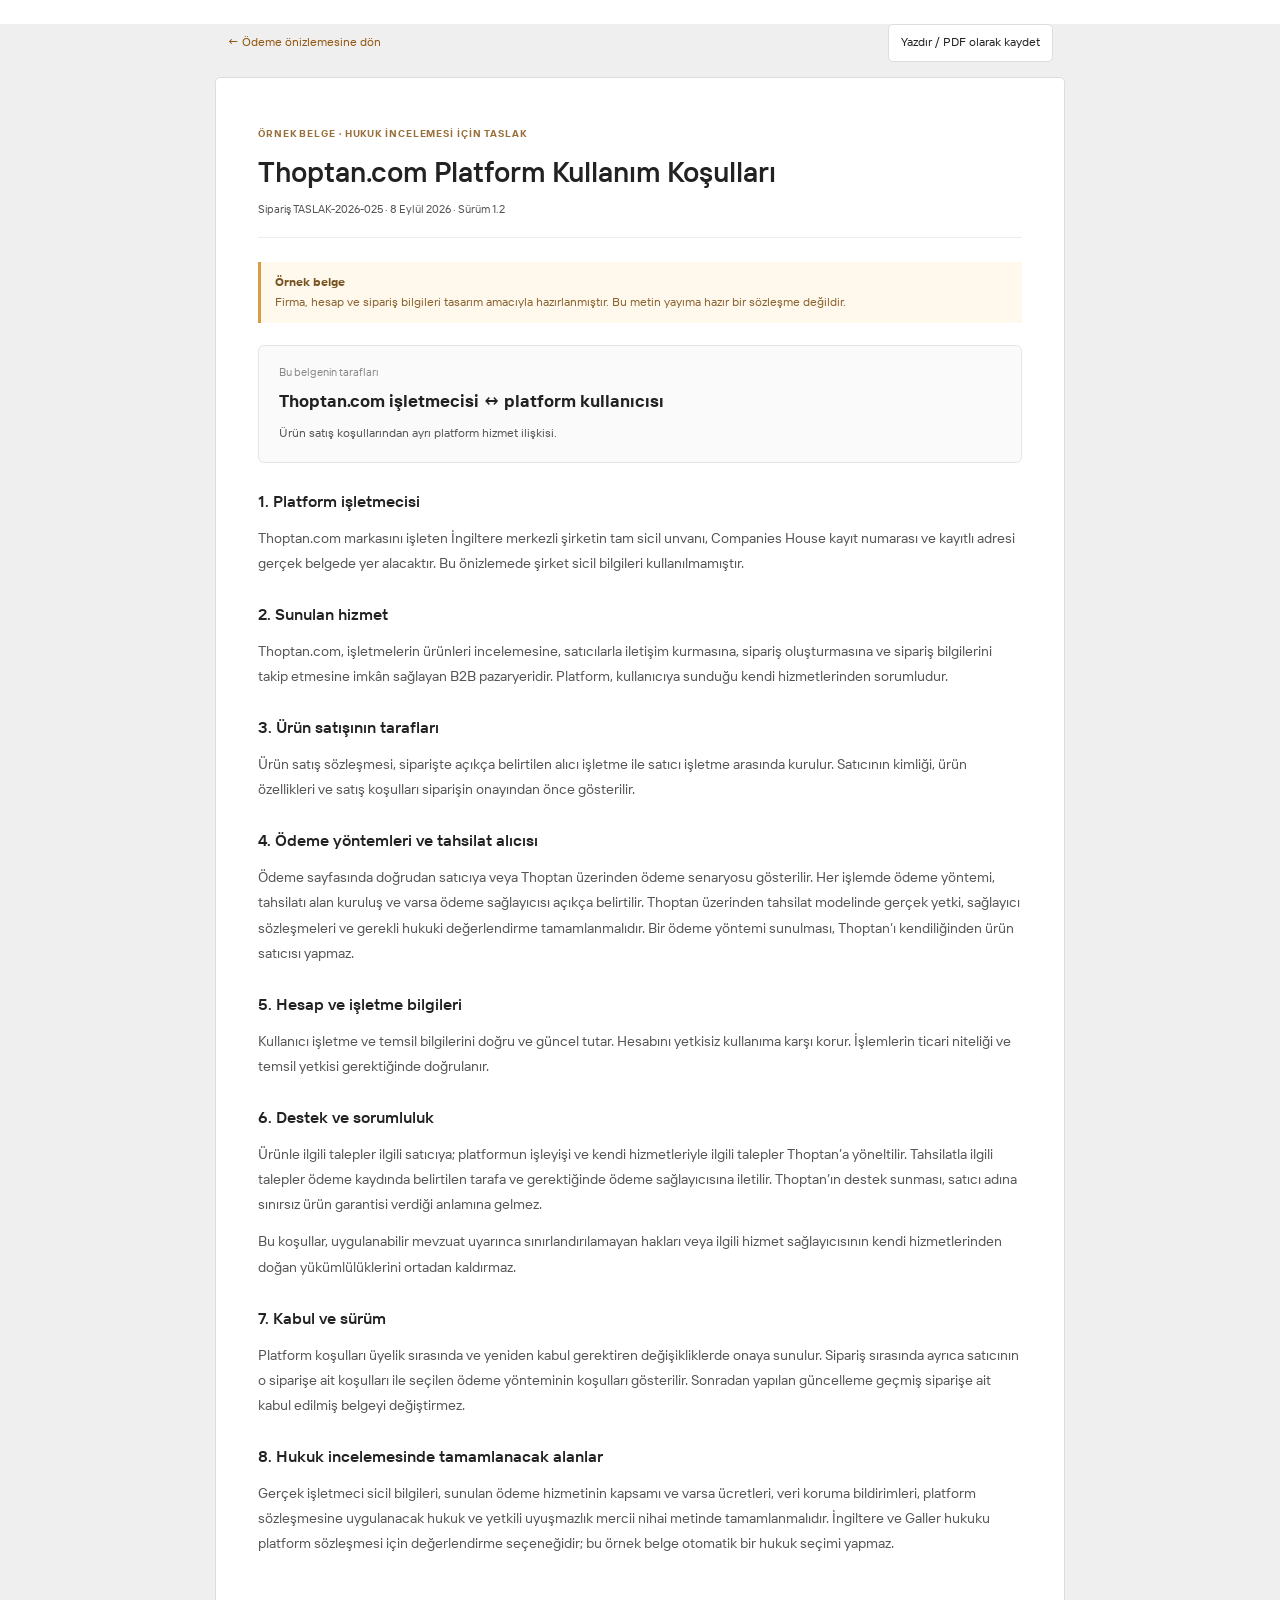
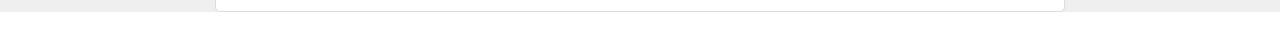
<file: belgeler/thoptan-platform-kosullari.html>
<!doctype html><html lang="tr"><head><meta charset="utf-8"><meta name="viewport" content="width=device-width,initial-scale=1"><meta name="robots" content="noindex,nofollow"><link rel="icon" href="../assets/favicon.png"><link rel="stylesheet" href="../assets/checkout-original.css"><link rel="stylesheet" href="../preview.css?v=1.8"><title>Thoptan.com Platform Kullanım Koşulları · Thoptan</title></head><body class="standalone-document"><div class="standalone-top"><a href="../">← Ödeme önizlemesine dön</a><button onclick="window.print()">Yazdır / PDF olarak kaydet</button></div><article class="standalone-paper"><span class="document-kicker">ÖRNEK BELGE · HUKUK İNCELEMESİ İÇİN TASLAK</span><h1>Thoptan.com Platform Kullanım Koşulları</h1><p class="document-date">Sipariş TASLAK-2026-025 · 8 Eylül 2026 · Sürüm 1.2</p><div class="document-notice"><strong>Örnek belge</strong> Firma, hesap ve sipariş bilgileri tasarım amacıyla hazırlanmıştır. Bu metin yayıma hazır bir sözleşme değildir.</div><div class="document-highlight"><span>Bu belgenin tarafları</span><strong>Thoptan.com işletmecisi ↔ platform kullanıcısı</strong><p>Ürün satış koşullarından ayrı platform hizmet ilişkisi.</p></div><h3>1. Platform işletmecisi</h3><p>Thoptan.com markasını işleten İngiltere merkezli şirketin tam sicil unvanı, Companies House kayıt numarası ve kayıtlı adresi gerçek belgede yer alacaktır. Bu önizlemede şirket sicil bilgileri kullanılmamıştır.</p><h3>2. Sunulan hizmet</h3><p>Thoptan.com, işletmelerin ürünleri incelemesine, satıcılarla iletişim kurmasına, sipariş oluşturmasına ve sipariş bilgilerini takip etmesine imkân sağlayan B2B pazaryeridir. Platform, kullanıcıya sunduğu kendi hizmetlerinden sorumludur.</p><h3>3. Ürün satışının tarafları</h3><p>Ürün satış sözleşmesi, siparişte açıkça belirtilen alıcı işletme ile satıcı işletme arasında kurulur. Satıcının kimliği, ürün özellikleri ve satış koşulları siparişin onayından önce gösterilir.</p><h3>4. Ödeme yöntemleri ve tahsilat alıcısı</h3><p>Ödeme sayfasında doğrudan satıcıya veya Thoptan üzerinden ödeme senaryosu gösterilir. Her işlemde ödeme yöntemi, tahsilatı alan kuruluş ve varsa ödeme sağlayıcısı açıkça belirtilir. Thoptan üzerinden tahsilat modelinde gerçek yetki, sağlayıcı sözleşmeleri ve gerekli hukuki değerlendirme tamamlanmalıdır. Bir ödeme yöntemi sunulması, Thoptan’ı kendiliğinden ürün satıcısı yapmaz.</p><h3>5. Hesap ve işletme bilgileri</h3><p>Kullanıcı işletme ve temsil bilgilerini doğru ve güncel tutar. Hesabını yetkisiz kullanıma karşı korur. İşlemlerin ticari niteliği ve temsil yetkisi gerektiğinde doğrulanır.</p><h3>6. Destek ve sorumluluk</h3><p>Ürünle ilgili talepler ilgili satıcıya; platformun işleyişi ve kendi hizmetleriyle ilgili talepler Thoptan’a yöneltilir. Tahsilatla ilgili talepler ödeme kaydında belirtilen tarafa ve gerektiğinde ödeme sağlayıcısına iletilir. Thoptan’ın destek sunması, satıcı adına sınırsız ürün garantisi verdiği anlamına gelmez.</p><p>Bu koşullar, uygulanabilir mevzuat uyarınca sınırlandırılamayan hakları veya ilgili hizmet sağlayıcısının kendi hizmetlerinden doğan yükümlülüklerini ortadan kaldırmaz.</p><h3>7. Kabul ve sürüm</h3><p>Platform koşulları üyelik sırasında ve yeniden kabul gerektiren değişikliklerde onaya sunulur. Sipariş sırasında ayrıca satıcının o siparişe ait koşulları ile seçilen ödeme yönteminin koşulları gösterilir. Sonradan yapılan güncelleme geçmiş siparişe ait kabul edilmiş belgeyi değiştirmez.</p><h3>8. Hukuk incelemesinde tamamlanacak alanlar</h3><p>Gerçek işletmeci sicil bilgileri, sunulan ödeme hizmetinin kapsamı ve varsa ücretleri, veri koruma bildirimleri, platform sözleşmesine uygulanacak hukuk ve yetkili uyuşmazlık mercii nihai metinde tamamlanmalıdır. İngiltere ve Galler hukuku platform sözleşmesi için değerlendirme seçeneğidir; bu örnek belge otomatik bir hukuk seçimi yapmaz.</p></article></body></html>
</file>
